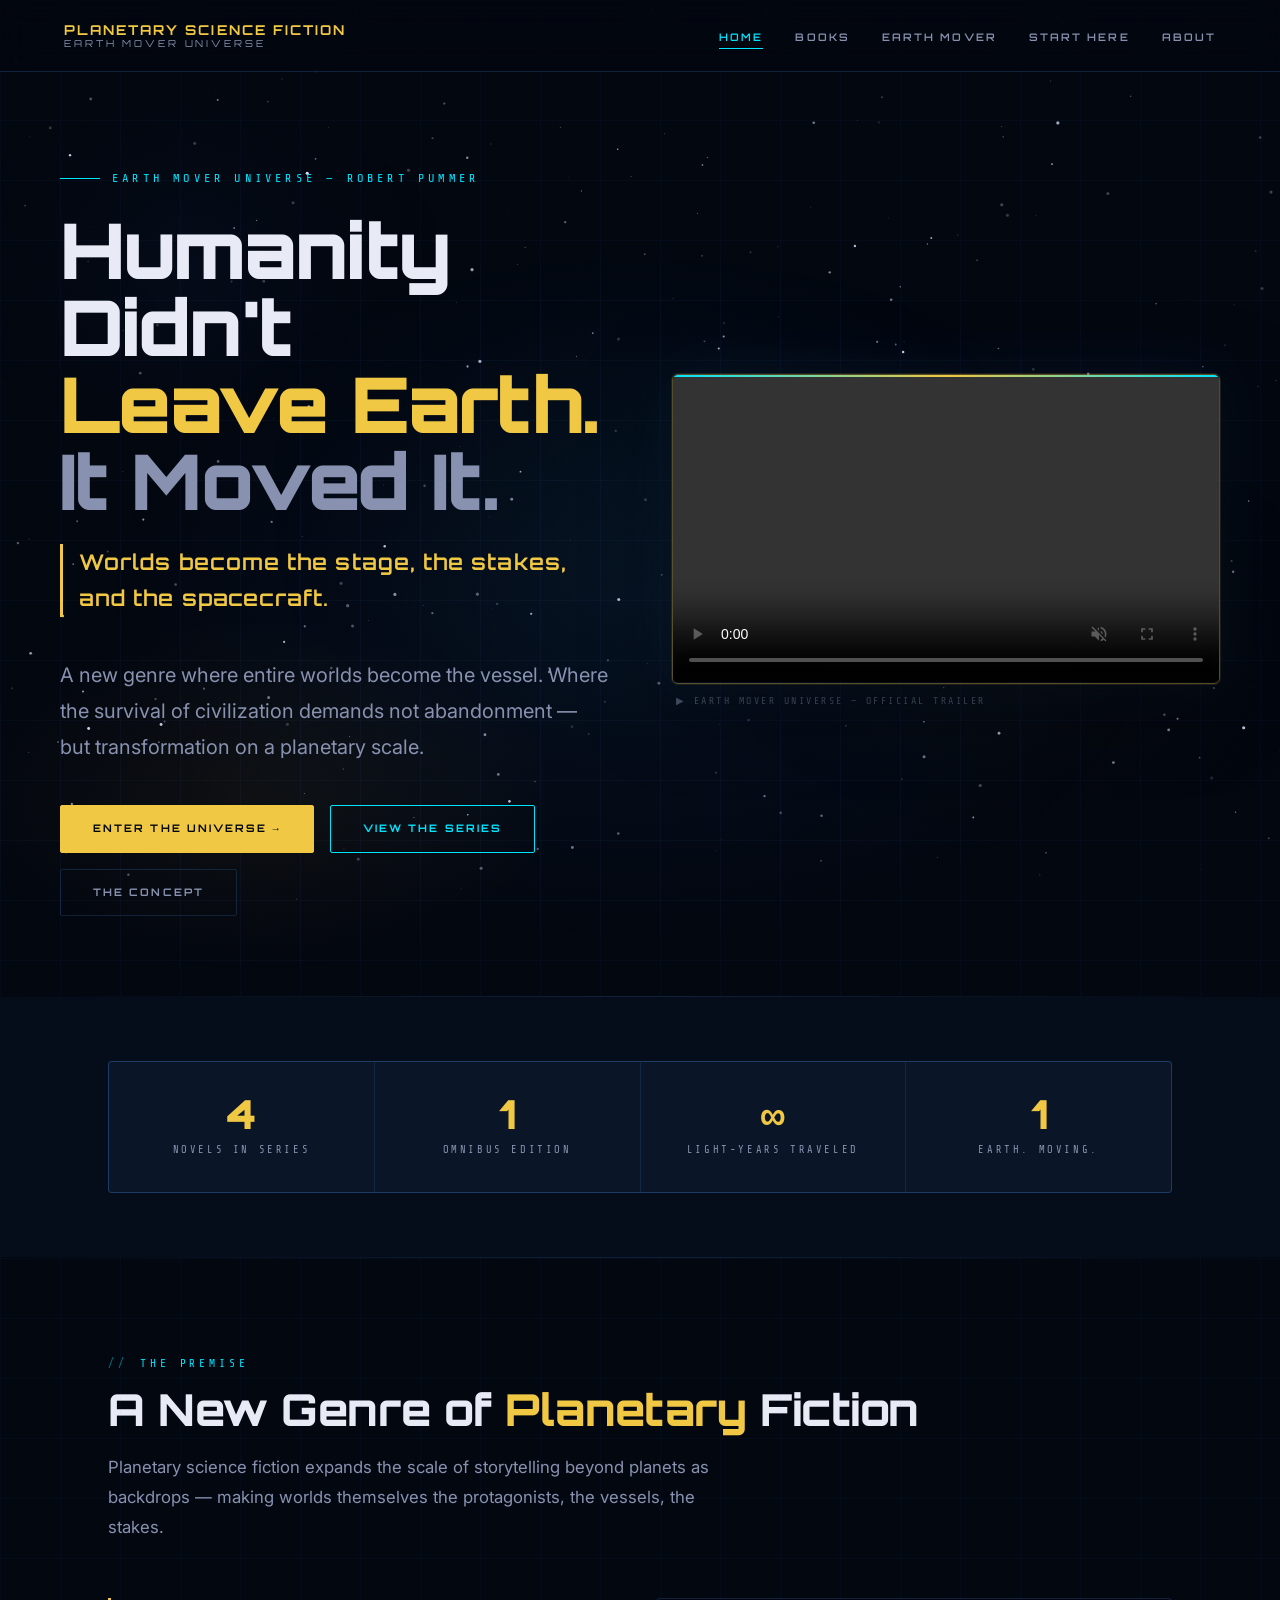
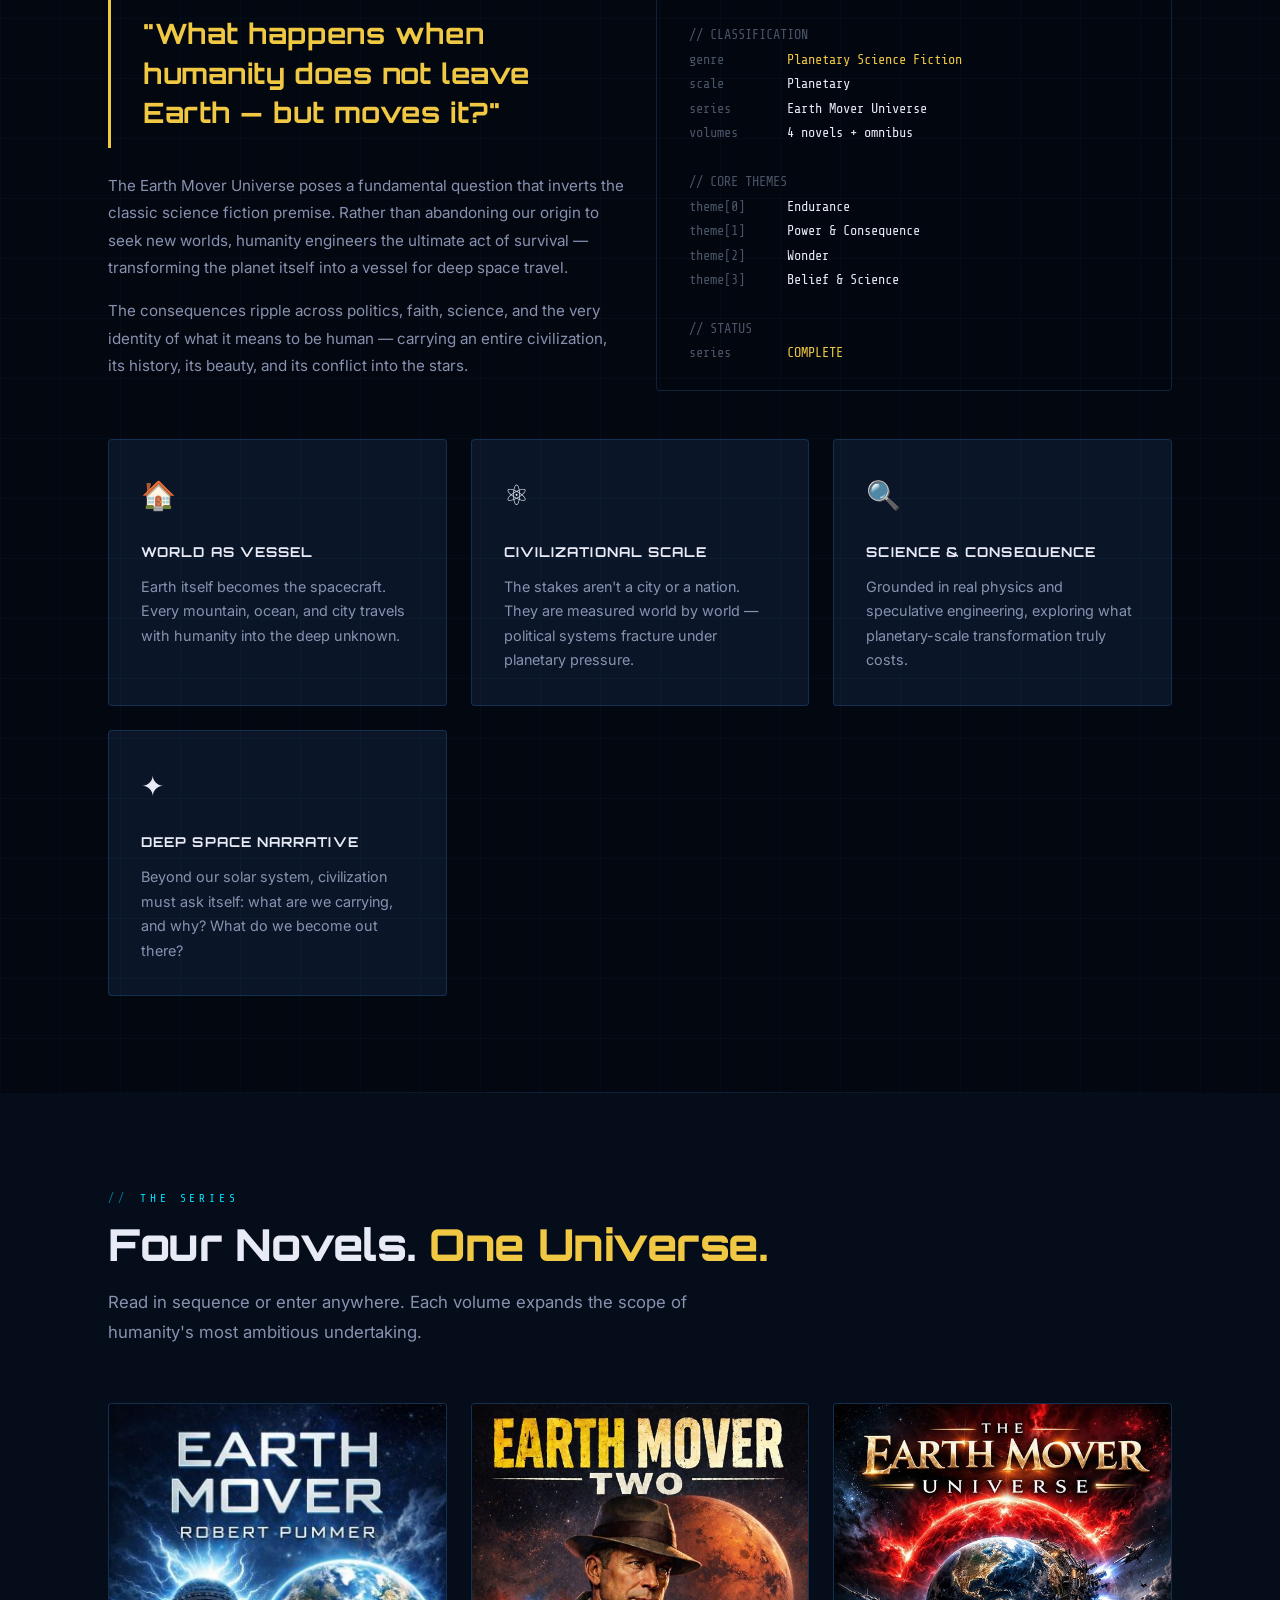
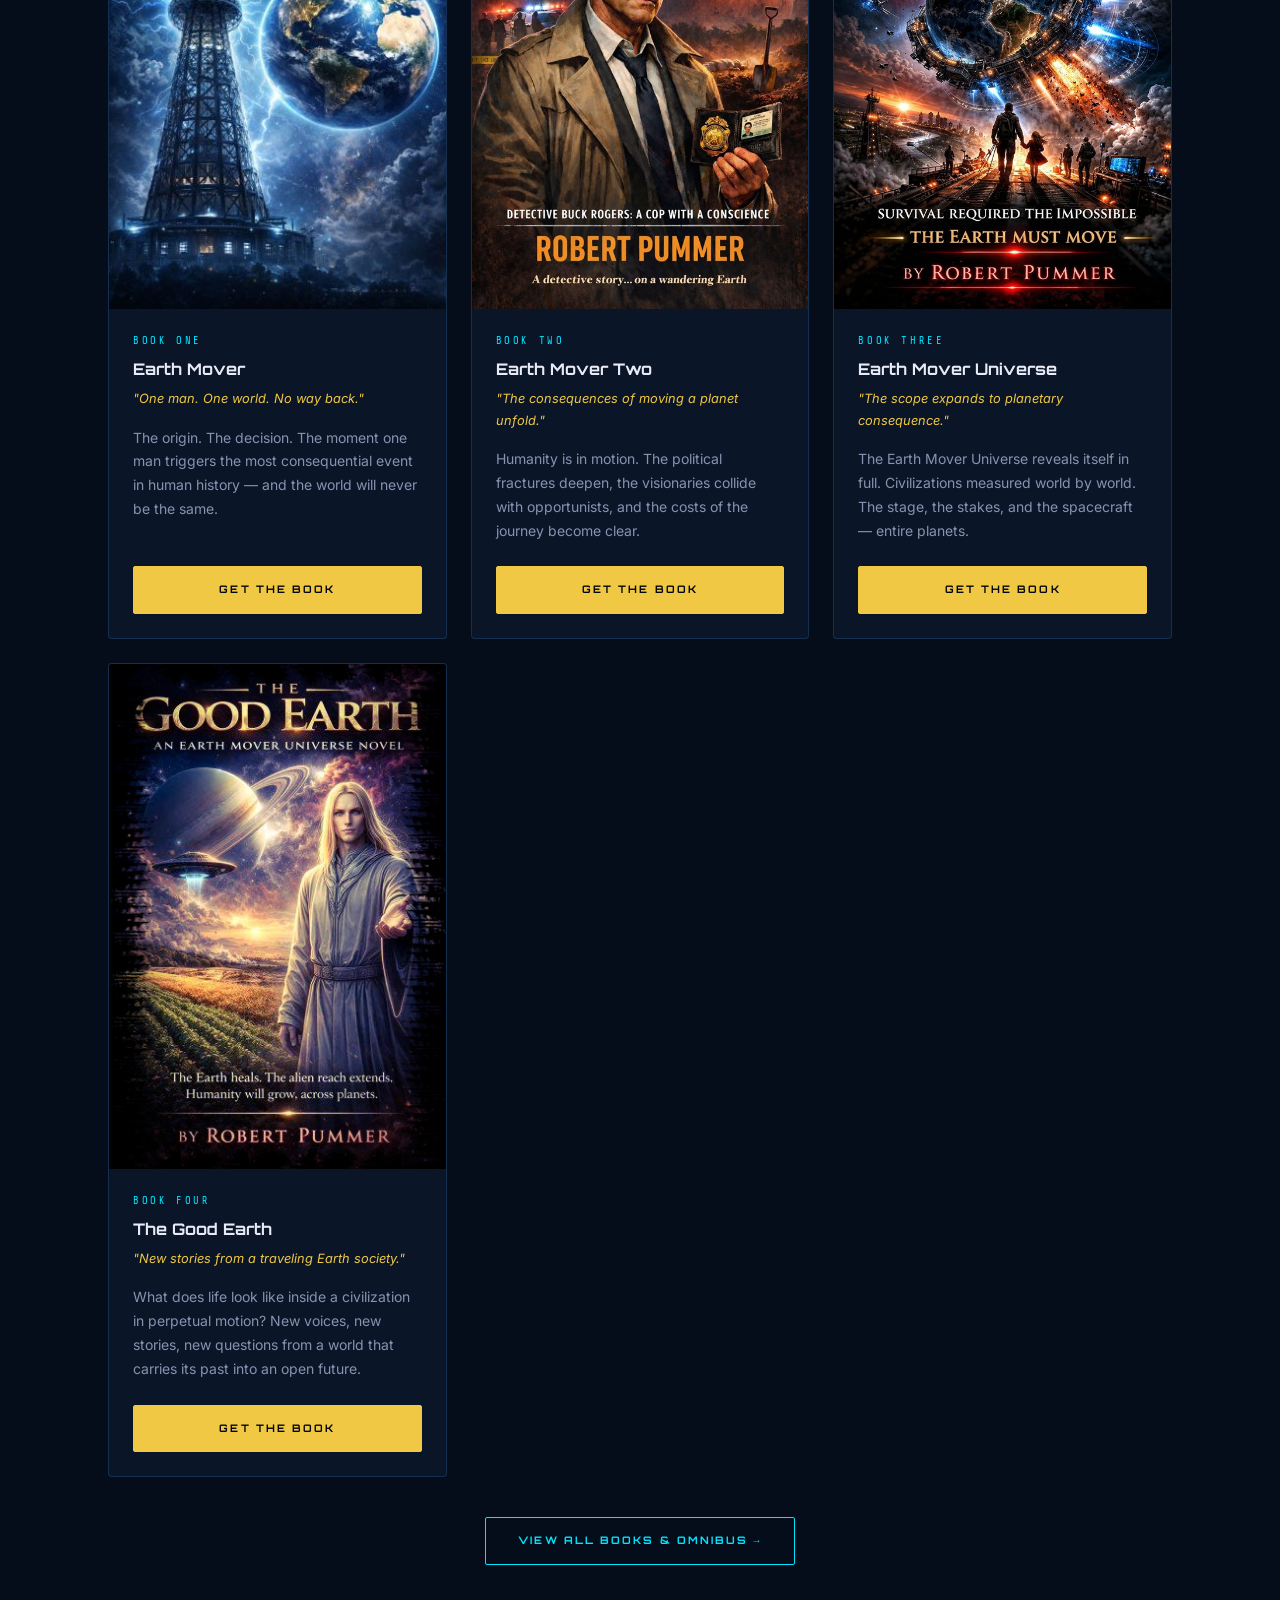
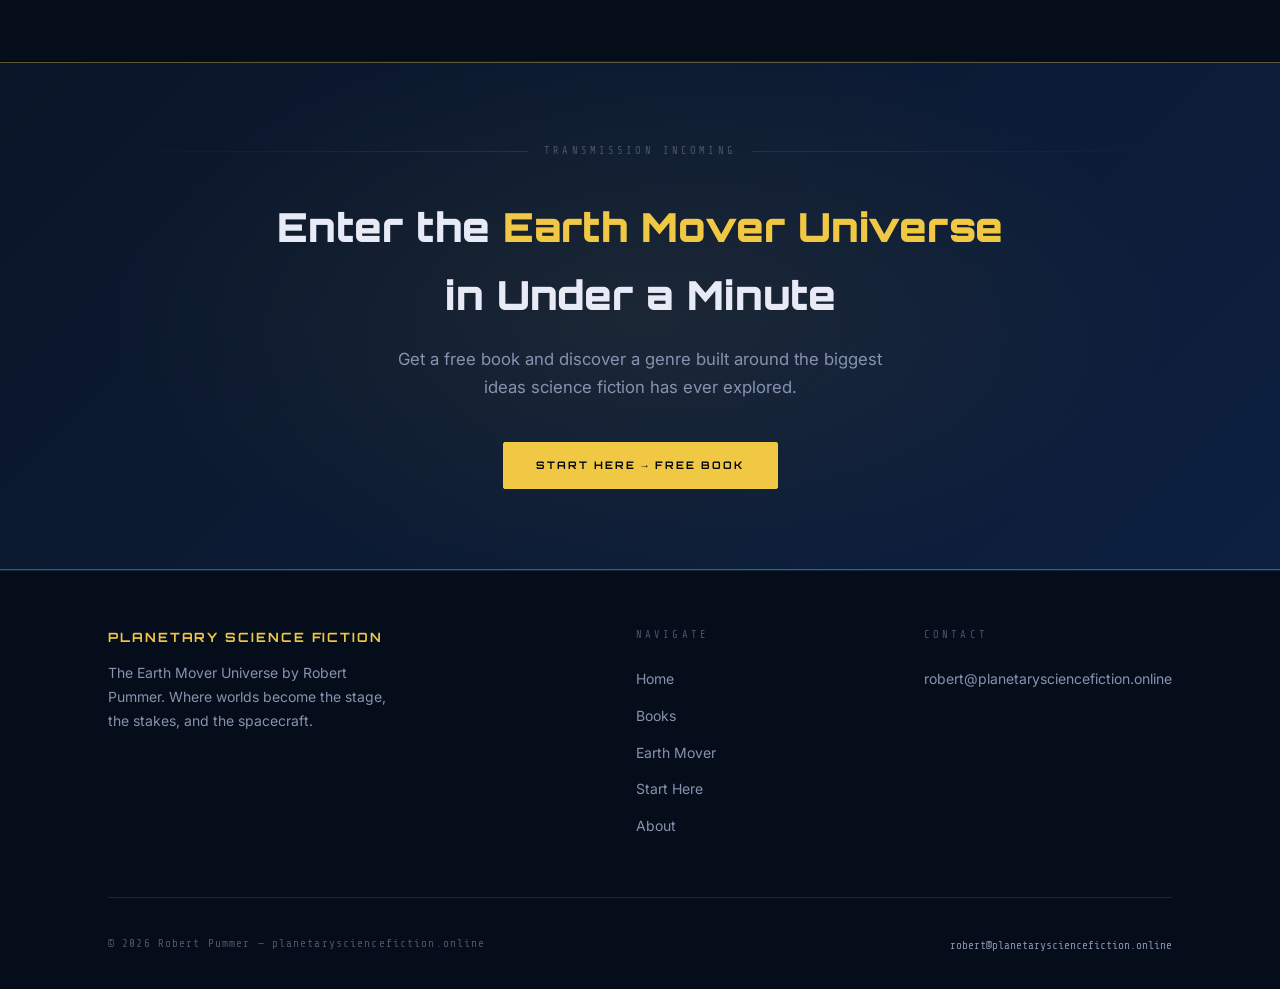
<file: index.html>
<!DOCTYPE html>
<html lang="en">
<head>
  <meta charset="UTF-8" />
  <meta name="viewport" content="width=device-width, initial-scale=1.0" />
  <title>Planetary Science Fiction | Earth Mover Universe by Robert Pummer</title>
  <meta name="description" content="A new genre where entire worlds become spacecraft. Humanity didn't leave Earth — it moved it. The Earth Mover Universe by Robert Pummer." />

  <!-- Open Graph / Facebook -->
  <meta property="og:type"        content="website" />
  <meta property="og:site_name"   content="Planetary Science Fiction" />
  <meta property="og:url"         content="https://planetarysciencefiction.online/" />
  <meta property="og:title"       content="Planetary Science Fiction | Earth Mover Universe" />
  <meta property="og:description" content="Humanity didn't leave Earth — it moved it. A new genre of planetary science fiction by Robert Pummer. Worlds become the stage, the stakes, and the spacecraft." />
  <meta property="og:image"       content="https://planetarysciencefiction.online/images/Earth%20Mover%20universe%20hardcore%20omnibus.jpg" />
  <meta property="og:image:width"  content="1200" />
  <meta property="og:image:height" content="630" />
  <meta property="og:image:alt"   content="Earth Mover Universe hardcover omnibus — Planetary Science Fiction by Robert Pummer" />

  <!-- Twitter Card -->
  <meta name="twitter:card"        content="summary_large_image" />
  <meta name="twitter:title"       content="Planetary Science Fiction | Earth Mover Universe" />
  <meta name="twitter:description" content="Humanity didn't leave Earth — it moved it. A new genre of planetary science fiction by Robert Pummer." />
  <meta name="twitter:image"       content="https://planetarysciencefiction.online/images/Earth%20Mover%20universe%20hardcore%20omnibus.jpg" />

  <link rel="stylesheet" href="style.css" />
</head>
<body>

<canvas id="starfield"></canvas>

<div class="page-wrap">

  <!-- ── Navigation ── -->
  <nav class="nav">
    <a href="index.html" class="nav-logo">
      Planetary Science Fiction
      <span>Earth Mover Universe</span>
    </a>
    <ul class="nav-links">
      <li><a href="index.html">Home</a></li>
      <li><a href="books.html">Books</a></li>
      <li><a href="earth-mover.html">Earth Mover</a></li>
      <li><a href="start-here.html">Start Here</a></li>
      <li><a href="about.html">About</a></li>
    </ul>
    <div class="nav-toggle" aria-label="Toggle navigation">
      <span></span><span></span><span></span>
    </div>
  </nav>

  <!-- ── Hero ── -->
  <section class="hero grid-overlay">
    <div class="container hero-inner">
      <div class="hero-two-col">

        <!-- Left: Text -->
        <div class="hero-left">
          <p class="hero-eyebrow">Earth Mover Universe &mdash; Robert Pummer</p>

          <h1 class="hero-title">
            Humanity Didn't<br>
            <span class="highlight">Leave Earth.</span>
            <span class="dim">It Moved It.</span>
          </h1>

          <p class="hero-tagline">Worlds become the stage, the stakes, and the spacecraft.</p>

          <p class="hero-sub">
            A new genre where entire worlds become the vessel. Where the survival
            of civilization demands not abandonment — but transformation on a
            planetary scale.
          </p>

          <div class="hero-cta">
            <a href="start-here.html" class="btn btn-primary">Enter the Universe &rarr;</a>
            <a href="books.html" class="btn btn-secondary">View the Series</a>
            <a href="earth-mover.html" class="btn btn-ghost">The Concept</a>
          </div>
        </div>

        <!-- Right: Video -->
        <div class="hero-right">
          <div class="hero-video-wrap">
            <video
              autoplay
              muted
              loop
              playsinline
              controls
            >
              <source src="https://planetarysciencefiction.online/Video/MV_Go.mp4?v=3" type="video/mp4" />
              Your browser does not support the video tag.
            </video>
          </div>
          <div class="hero-video-label">&#9654; Earth Mover Universe &mdash; Official Trailer</div>
        </div>

      </div>
    </div>
  </section>

  <div class="divider"></div>

  <!-- ── Stats ── -->
  <section class="section-pad-sm bg-deep">
    <div class="container">
      <div class="stats-row">
        <div class="stat-block">
          <div class="stat-num">4</div>
          <div class="stat-label">Novels in Series</div>
        </div>
        <div class="stat-block">
          <div class="stat-num">1</div>
          <div class="stat-label">Omnibus Edition</div>
        </div>
        <div class="stat-block">
          <div class="stat-num">&#8734;</div>
          <div class="stat-label">Light-Years Traveled</div>
        </div>
        <div class="stat-block">
          <div class="stat-num">1</div>
          <div class="stat-label">Earth. Moving.</div>
        </div>
      </div>
    </div>
  </section>

  <div class="divider"></div>

  <!-- ── The Concept ── -->
  <section class="section-pad grid-overlay">
    <div class="container">
      <div class="section-header">
        <p class="section-label">The Premise</p>
        <h2 class="section-title">A New Genre of <span>Planetary</span> Fiction</h2>
        <p class="section-lead">
          Planetary science fiction expands the scale of storytelling beyond planets as
          backdrops — making worlds themselves the protagonists, the vessels, the stakes.
        </p>
      </div>

      <div class="split-two" style="margin-bottom:3rem;">
        <div>
          <div class="pull-quote">
            "What happens when humanity does not leave Earth — but moves it?"
          </div>
          <p style="color:var(--text-muted); line-height:1.8; margin-top:1.5rem; font-size:0.95rem;">
            The Earth Mover Universe poses a fundamental question that inverts
            the classic science fiction premise. Rather than abandoning our origin
            to seek new worlds, humanity engineers the ultimate act of survival —
            transforming the planet itself into a vessel for deep space travel.
          </p>
          <p style="color:var(--text-muted); line-height:1.8; margin-top:1rem; font-size:0.95rem;">
            The consequences ripple across politics, faith, science, and the very
            identity of what it means to be human — carrying an entire civilization,
            its history, its beauty, and its conflict into the stars.
          </p>
        </div>
        <div class="terminal">
          <div><span class="prompt">// CLASSIFICATION</span></div>
          <div><span class="prompt">genre &nbsp;&nbsp;&nbsp;&nbsp;&nbsp;&nbsp;&nbsp;</span> <span class="gold">Planetary Science Fiction</span></div>
          <div><span class="prompt">scale &nbsp;&nbsp;&nbsp;&nbsp;&nbsp;&nbsp;&nbsp;</span> <span class="value">Planetary</span></div>
          <div><span class="prompt">series &nbsp;&nbsp;&nbsp;&nbsp;&nbsp;&nbsp;</span> <span class="value">Earth Mover Universe</span></div>
          <div><span class="prompt">volumes &nbsp;&nbsp;&nbsp;&nbsp;&nbsp;</span> <span class="value">4 novels + omnibus</span></div>
          <div>&nbsp;</div>
          <div><span class="prompt">// CORE THEMES</span></div>
          <div><span class="prompt">theme[0] &nbsp;&nbsp;&nbsp;&nbsp;</span> <span class="value">Endurance</span></div>
          <div><span class="prompt">theme[1] &nbsp;&nbsp;&nbsp;&nbsp;</span> <span class="value">Power &amp; Consequence</span></div>
          <div><span class="prompt">theme[2] &nbsp;&nbsp;&nbsp;&nbsp;</span> <span class="value">Wonder</span></div>
          <div><span class="prompt">theme[3] &nbsp;&nbsp;&nbsp;&nbsp;</span> <span class="value">Belief &amp; Science</span></div>
          <div>&nbsp;</div>
          <div><span class="prompt">// STATUS</span></div>
          <div><span class="prompt">series &nbsp;&nbsp;&nbsp;&nbsp;&nbsp;&nbsp;</span> <span class="gold">COMPLETE</span></div>
        </div>
      </div>

      <div class="feature-grid">
        <div class="feature-card">
          <span class="feature-icon">&#127968;</span>
          <div class="feature-title">World as Vessel</div>
          <p class="feature-text">Earth itself becomes the spacecraft. Every mountain, ocean, and city travels with humanity into the deep unknown.</p>
        </div>
        <div class="feature-card">
          <span class="feature-icon">&#9883;</span>
          <div class="feature-title">Civilizational Scale</div>
          <p class="feature-text">The stakes aren't a city or a nation. They are measured world by world — political systems fracture under planetary pressure.</p>
        </div>
        <div class="feature-card">
          <span class="feature-icon">&#128269;</span>
          <div class="feature-title">Science &amp; Consequence</div>
          <p class="feature-text">Grounded in real physics and speculative engineering, exploring what planetary-scale transformation truly costs.</p>
        </div>
        <div class="feature-card">
          <span class="feature-icon">&#10022;</span>
          <div class="feature-title">Deep Space Narrative</div>
          <p class="feature-text">Beyond our solar system, civilization must ask itself: what are we carrying, and why? What do we become out there?</p>
        </div>
      </div>
    </div>
  </section>

  <div class="divider"></div>

  <!-- ── Series Preview ── -->
  <section class="section-pad bg-deep">
    <div class="container">
      <div class="section-header">
        <p class="section-label">The Series</p>
        <h2 class="section-title">Four Novels. <span>One Universe.</span></h2>
        <p class="section-lead">Read in sequence or enter anywhere. Each volume expands the scope of humanity's most ambitious undertaking.</p>
      </div>

      <div class="books-grid">

        <div class="book-card">
          <img class="book-cover" src="images/One%20man%20one%20world%20no%20way%20back.jpg" alt="Earth Mover — Book One cover" loading="lazy" />
          <div class="book-body">
            <div class="book-series-tag">Book One</div>
            <div class="book-title">Earth Mover</div>
            <div class="book-tagline">"One man. One world. No way back."</div>
            <p class="book-desc">The origin. The decision. The moment one man triggers the most consequential event in human history — and the world will never be the same.</p>
            <div class="book-footer">
              <a href="https://payhip.com/b/yGq3l" target="_blank" rel="noopener" class="btn btn-primary" style="width:100%; justify-content:center;">Get the Book</a>
            </div>
          </div>
        </div>

        <div class="book-card">
          <img class="book-cover" src="images/Earth%20Mover%20two%20%2C%20the%20journey.jpg" alt="Earth Mover Two — Book Two cover" loading="lazy" />
          <div class="book-body">
            <div class="book-series-tag">Book Two</div>
            <div class="book-title">Earth Mover Two</div>
            <div class="book-tagline">"The consequences of moving a planet unfold."</div>
            <p class="book-desc">Humanity is in motion. The political fractures deepen, the visionaries collide with opportunists, and the costs of the journey become clear.</p>
            <div class="book-footer">
              <a href="https://payhip.com/b/RcF9J" target="_blank" rel="noopener" class="btn btn-primary" style="width:100%; justify-content:center;">Get the Book</a>
            </div>
          </div>
        </div>

        <div class="book-card">
          <img class="book-cover" src="images/Earth%20Mover%20universe.jpg" alt="Earth Mover Universe — Book Three cover" loading="lazy" />
          <div class="book-body">
            <div class="book-series-tag">Book Three</div>
            <div class="book-title">Earth Mover Universe</div>
            <div class="book-tagline">"The scope expands to planetary consequence."</div>
            <p class="book-desc">The Earth Mover Universe reveals itself in full. Civilizations measured world by world. The stage, the stakes, and the spacecraft — entire planets.</p>
            <div class="book-footer">
              <a href="https://payhip.com/b/ObDFE" target="_blank" rel="noopener" class="btn btn-primary" style="width:100%; justify-content:center;">Get the Book</a>
            </div>
          </div>
        </div>

        <div class="book-card">
          <img class="book-cover" src="images/Good%20earth.jpg" alt="The Good Earth — Book Four cover" loading="lazy" />
          <div class="book-body">
            <div class="book-series-tag">Book Four</div>
            <div class="book-title">The Good Earth</div>
            <div class="book-tagline">"New stories from a traveling Earth society."</div>
            <p class="book-desc">What does life look like inside a civilization in perpetual motion? New voices, new stories, new questions from a world that carries its past into an open future.</p>
            <div class="book-footer">
              <a href="https://payhip.com/b/MDLlk" target="_blank" rel="noopener" class="btn btn-primary" style="width:100%; justify-content:center;">Get the Book</a>
            </div>
          </div>
        </div>

      </div>

      <div style="margin-top:2.5rem; text-align:center;">
        <a href="books.html" class="btn btn-secondary">View All Books &amp; Omnibus &rarr;</a>
      </div>
    </div>
  </section>

  <div class="divider"></div>

  <!-- ── CTA Band ── -->
  <section class="cta-band">
    <div class="container cta-band-inner">
      <div class="scan-line" style="margin-bottom:2rem;">
        <span class="scan-line-text">Transmission Incoming</span>
      </div>
      <h2>Enter the <span>Earth Mover Universe</span><br>in Under a Minute</h2>
      <p>Get a free book and discover a genre built around the biggest ideas science fiction has ever explored.</p>
      <div class="hero-cta" style="justify-content:center;">
        <a href="start-here.html" class="btn btn-primary">Start Here &rarr; Free Book</a>
      </div>
    </div>
  </section>

  <!-- ── Footer ── -->
  <footer class="footer">
    <div class="container">
      <div class="footer-grid">
        <div>
          <div class="footer-brand">Planetary Science Fiction</div>
          <p class="footer-tagline">The Earth Mover Universe by Robert Pummer. Where worlds become the stage, the stakes, and the spacecraft.</p>
        </div>
        <div>
          <div class="footer-heading">Navigate</div>
          <ul class="footer-links">
            <li><a href="index.html">Home</a></li>
            <li><a href="books.html">Books</a></li>
            <li><a href="earth-mover.html">Earth Mover</a></li>
            <li><a href="start-here.html">Start Here</a></li>
            <li><a href="about.html">About</a></li>
          </ul>
        </div>
        <div>
          <div class="footer-heading">Contact</div>
          <ul class="footer-links">
            <li><a href="mailto:robert@planetarysciencefiction.online">robert@planetarysciencefiction.online</a></li>
          </ul>
        </div>
      </div>
      <div class="footer-bottom">
        <div class="footer-copy">&copy; 2026 Robert Pummer &mdash; planetarysciencefiction.online</div>
        <div class="footer-contact"><a href="mailto:robert@planetarysciencefiction.online">robert@planetarysciencefiction.online</a></div>
      </div>
    </div>
  </footer>

</div><!-- .page-wrap -->

<script src="main.js"></script>
</body>
</html>
</file>
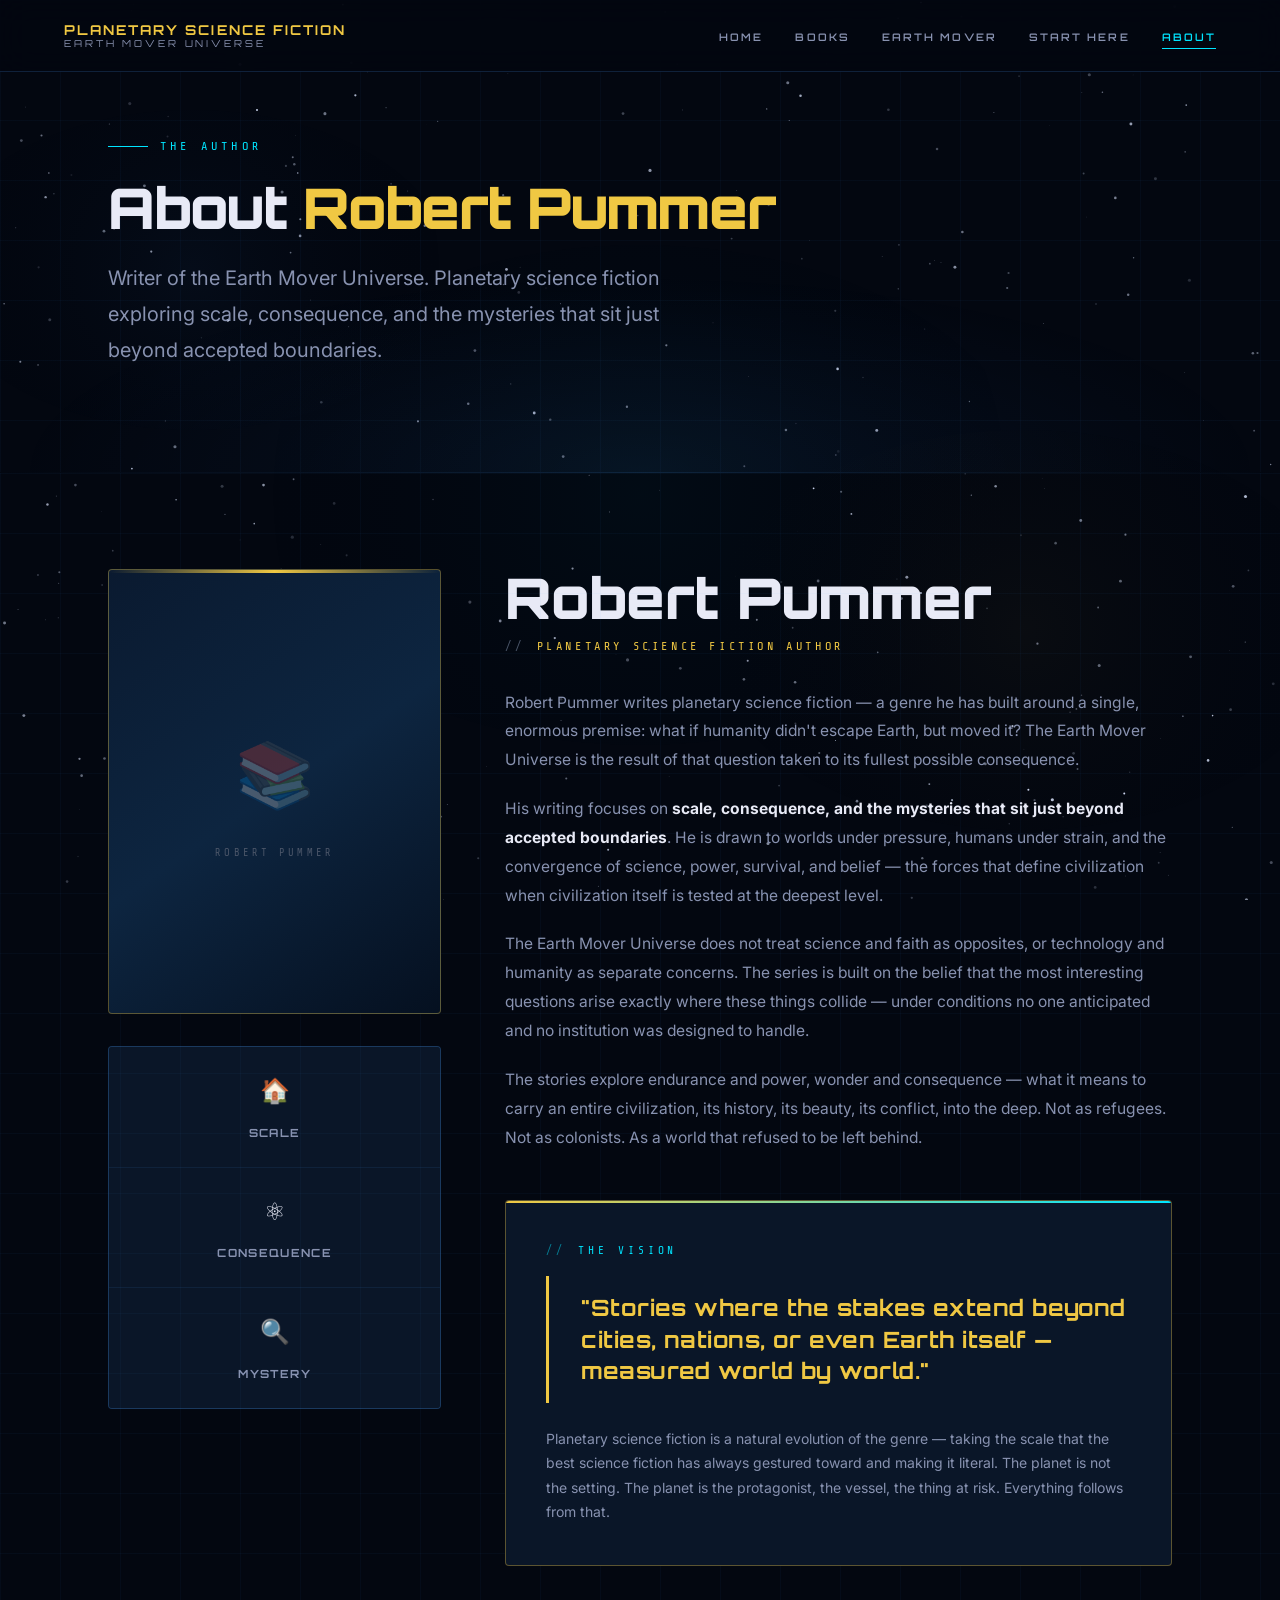
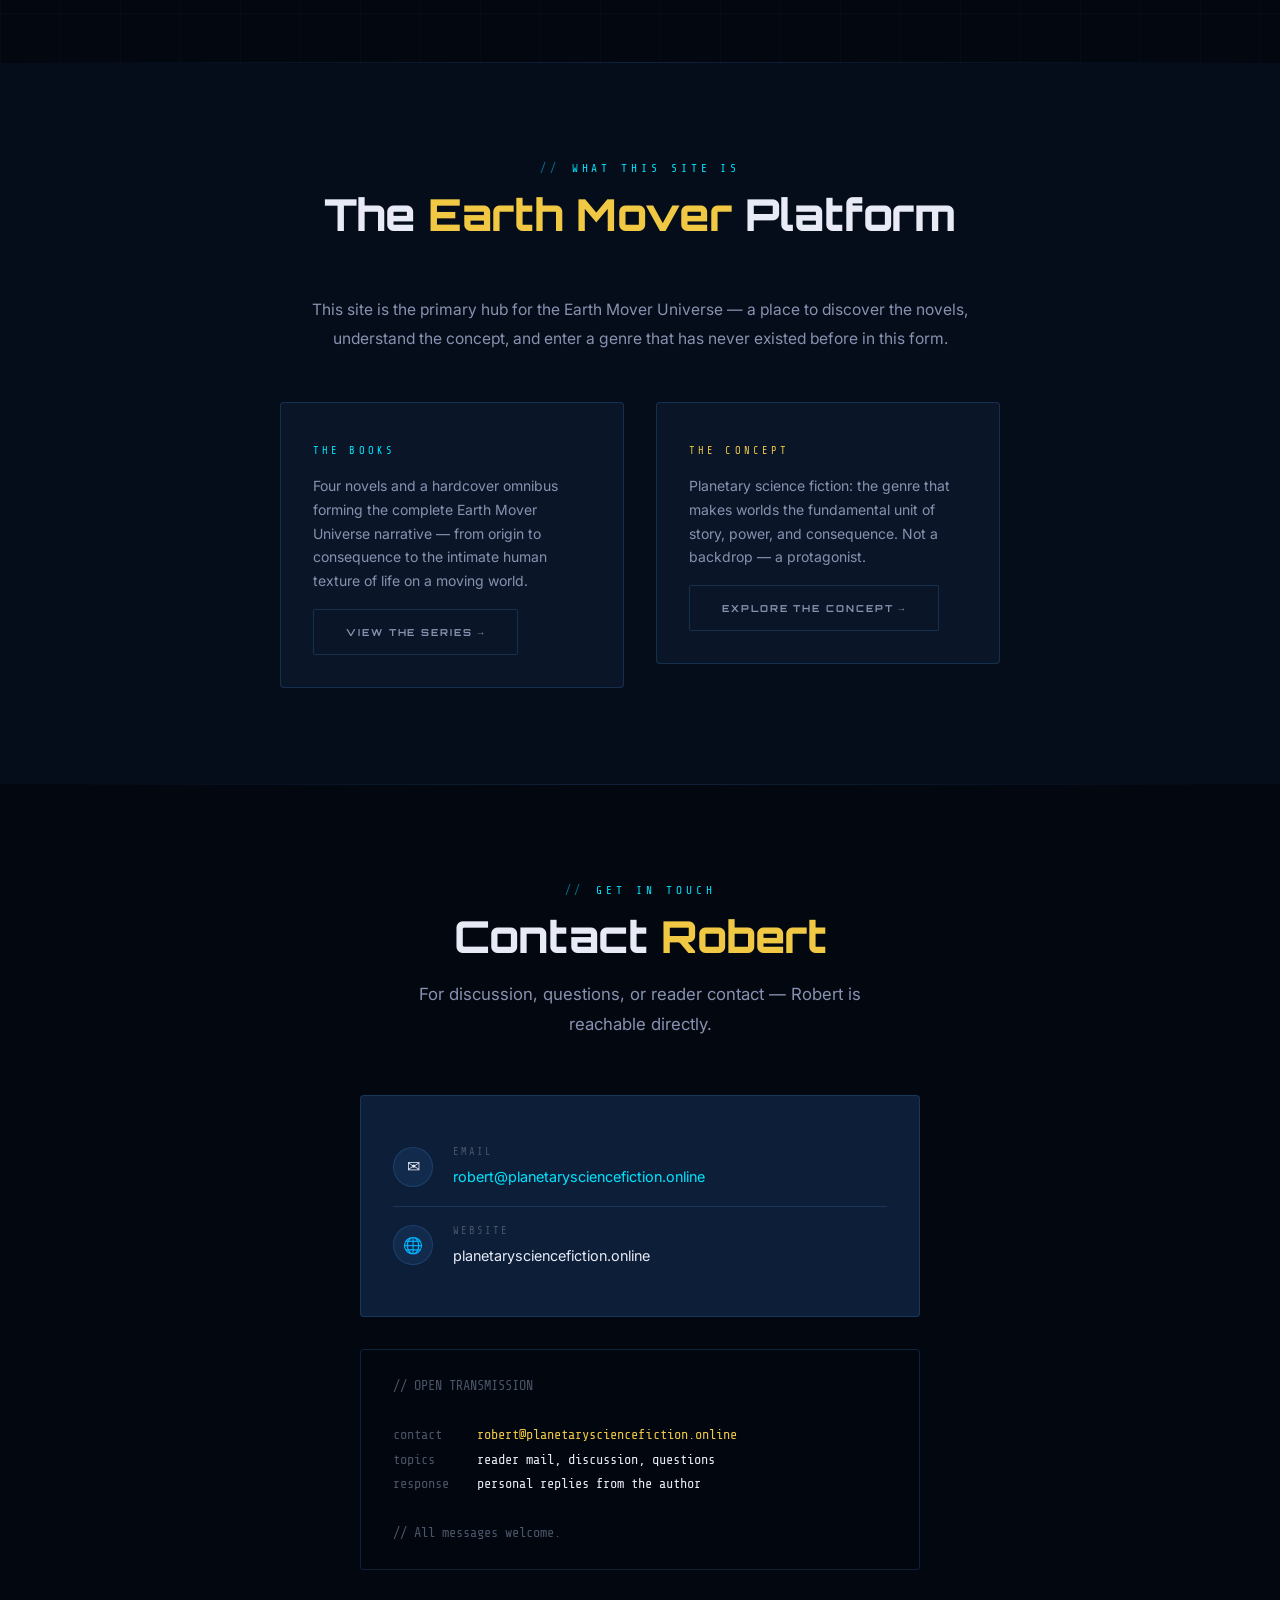
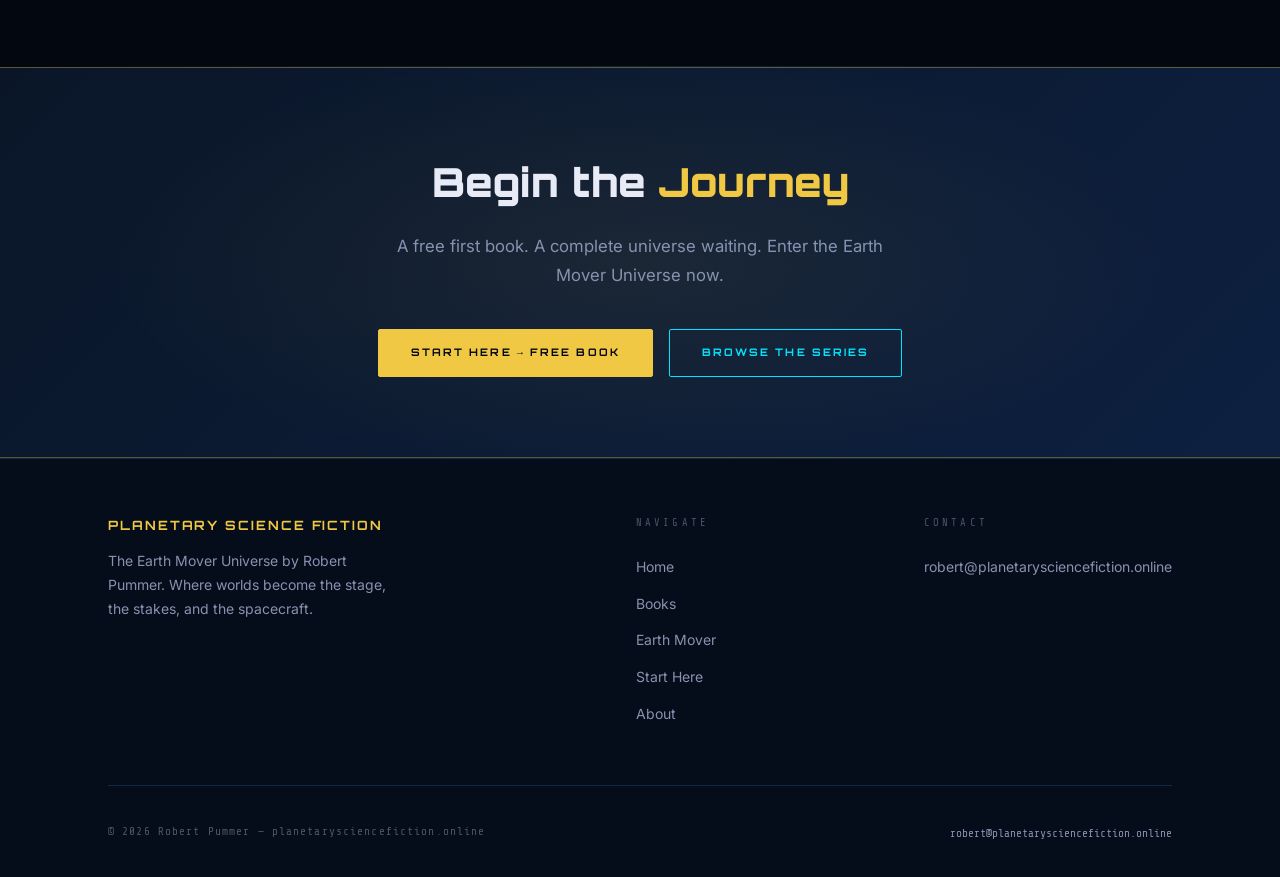
<file: about.html>
<!DOCTYPE html>
<html lang="en">
<head>
  <meta charset="UTF-8" />
  <meta name="viewport" content="width=device-width, initial-scale=1.0" />
  <title>About Robert Pummer | Planetary Science Fiction</title>
  <meta name="description" content="Robert Pummer — author of the Earth Mover Universe. Planetary science fiction exploring scale, consequence, and the mysteries beyond accepted boundaries." />

  <!-- Open Graph / Facebook -->
  <meta property="og:type"        content="website" />
  <meta property="og:site_name"   content="Planetary Science Fiction" />
  <meta property="og:url"         content="https://planetarysciencefiction.online/about.html" />
  <meta property="og:title"       content="About Robert Pummer | Planetary Science Fiction" />
  <meta property="og:description" content="Robert Pummer writes planetary science fiction — exploring scale, consequence, and the mysteries beyond accepted boundaries. Creator of the Earth Mover Universe." />
  <meta property="og:image"       content="https://planetarysciencefiction.online/images/Earth%20Mover%20universe%20hardcore%20omnibus.jpg" />
  <meta property="og:image:alt"   content="Earth Mover Universe by Robert Pummer — Planetary Science Fiction" />

  <!-- Twitter Card -->
  <meta name="twitter:card"        content="summary_large_image" />
  <meta name="twitter:title"       content="About Robert Pummer | Planetary Science Fiction" />
  <meta name="twitter:description" content="Robert Pummer writes planetary science fiction — exploring scale, consequence, and the mysteries beyond accepted boundaries." />
  <meta name="twitter:image"       content="https://planetarysciencefiction.online/images/Earth%20Mover%20universe%20hardcore%20omnibus.jpg" />

  <link rel="stylesheet" href="style.css" />
  <style>
    .author-grid {
      display: grid;
      grid-template-columns: 1fr 2fr;
      gap: 4rem;
      align-items: start;
    }
    @media (max-width: 768px) {
      .author-grid { grid-template-columns: 1fr; gap: 2.5rem; }
    }

    .author-portrait {
      aspect-ratio: 3/4;
      background: linear-gradient(145deg, #0a1a30 0%, #0d2540 50%, #051020 100%);
      border: 1px solid var(--border-gold);
      border-radius: 4px;
      display: flex;
      align-items: center;
      justify-content: center;
      flex-direction: column;
      gap: 1rem;
      position: relative;
      overflow: hidden;
    }
    .author-portrait::before {
      content: '';
      position: absolute;
      top: 0; left: 0; right: 0;
      height: 3px;
      background: linear-gradient(90deg, transparent, var(--gold), transparent);
    }
    .author-portrait-icon {
      font-size: 4rem;
      opacity: 0.25;
    }
    .author-portrait-label {
      font-family: var(--font-mono);
      font-size: 0.65rem;
      letter-spacing: 0.3em;
      color: var(--text-dim);
      text-transform: uppercase;
    }

    .author-name {
      font-family: var(--font-display);
      font-size: clamp(2rem, 5vw, 3.5rem);
      font-weight: 900;
      color: var(--text);
      line-height: 1.05;
      margin-bottom: 0.5rem;
    }
    .author-title {
      font-family: var(--font-mono);
      font-size: 0.75rem;
      letter-spacing: 0.3em;
      color: var(--gold);
      text-transform: uppercase;
      margin-bottom: 2rem;
      display: flex;
      align-items: center;
      gap: 0.75rem;
    }
    .author-title::before { content: '//'; color: var(--text-dim); }

    .bio-para {
      font-size: 0.975rem;
      color: var(--text-muted);
      line-height: 1.85;
      margin-bottom: 1.25rem;
    }

    .mission-card {
      background: var(--bg-card);
      border: 1px solid var(--border-gold);
      border-radius: 4px;
      padding: 2.5rem;
      position: relative;
      overflow: hidden;
      margin-top: 3rem;
    }
    .mission-card::before {
      content: '';
      position: absolute;
      top: 0; left: 0; right: 0;
      height: 2px;
      background: linear-gradient(90deg, var(--gold), var(--cyan));
    }

    .contact-block {
      background: var(--bg-card-alt);
      border: 1px solid var(--border);
      border-radius: 4px;
      padding: 2rem;
      margin-top: 2rem;
    }
    .contact-method {
      display: flex;
      align-items: center;
      gap: 1.25rem;
      padding: 1rem 0;
      border-bottom: 1px solid var(--border);
    }
    .contact-method:last-child { border-bottom: none; }
    .contact-icon {
      width: 40px;
      height: 40px;
      border-radius: 50%;
      background: rgba(74,158,255,0.1);
      border: 1px solid var(--border);
      display: flex;
      align-items: center;
      justify-content: center;
      font-size: 1rem;
      flex-shrink: 0;
    }
    .contact-label {
      font-family: var(--font-mono);
      font-size: 0.65rem;
      letter-spacing: 0.2em;
      color: var(--text-dim);
      text-transform: uppercase;
      margin-bottom: 0.2rem;
    }
    .contact-value { font-size: 0.9rem; color: var(--text); }
    .contact-value a { color: var(--cyan); }
    .contact-value a:hover { color: var(--gold); }

    .writing-focus {
      display: grid;
      grid-template-columns: repeat(auto-fit, minmax(200px, 1fr));
      gap: 1px;
      background: var(--border);
      border: 1px solid var(--border);
      border-radius: 4px;
      overflow: hidden;
      margin-top: 2rem;
    }
    .wf-item {
      background: var(--bg-card);
      padding: 1.5rem;
      text-align: center;
    }
    .wf-icon { font-size: 1.5rem; margin-bottom: 0.75rem; display: block; }
    .wf-label {
      font-family: var(--font-display);
      font-size: 0.7rem;
      font-weight: 700;
      letter-spacing: 0.12em;
      text-transform: uppercase;
      color: var(--text-muted);
    }
  </style>
</head>
<body>

<canvas id="starfield"></canvas>

<div class="page-wrap">

  <!-- ── Navigation ── -->
  <nav class="nav">
    <a href="index.html" class="nav-logo">
      Planetary Science Fiction
      <span>Earth Mover Universe</span>
    </a>
    <ul class="nav-links">
      <li><a href="index.html">Home</a></li>
      <li><a href="books.html">Books</a></li>
      <li><a href="earth-mover.html">Earth Mover</a></li>
      <li><a href="start-here.html">Start Here</a></li>
      <li><a href="about.html">About</a></li>
    </ul>
    <div class="nav-toggle" aria-label="Toggle navigation">
      <span></span><span></span><span></span>
    </div>
  </nav>

  <!-- ── Page Header ── -->
  <header class="page-header grid-overlay">
    <div class="container page-header-inner">
      <p class="hero-eyebrow">The Author</p>
      <h1 class="hero-title" style="font-size:clamp(2rem,5vw,3.5rem);">
        About <span style="color:var(--gold);">Robert Pummer</span>
      </h1>
      <p class="hero-sub">
        Writer of the Earth Mover Universe. Planetary science fiction exploring scale,
        consequence, and the mysteries that sit just beyond accepted boundaries.
      </p>
    </div>
  </header>

  <div class="divider"></div>

  <!-- ── Author Section ── -->
  <section class="section-pad grid-overlay">
    <div class="container">
      <div class="author-grid">

        <!-- Portrait -->
        <div>
          <div class="author-portrait">
            <div class="author-portrait-icon">&#128218;</div>
            <div class="author-portrait-label">Robert Pummer</div>
          </div>

          <div class="writing-focus">
            <div class="wf-item">
              <span class="wf-icon">&#127968;</span>
              <div class="wf-label">Scale</div>
            </div>
            <div class="wf-item">
              <span class="wf-icon">&#9883;</span>
              <div class="wf-label">Consequence</div>
            </div>
            <div class="wf-item">
              <span class="wf-icon">&#128269;</span>
              <div class="wf-label">Mystery</div>
            </div>
          </div>
        </div>

        <!-- Bio -->
        <div>
          <div class="author-name">Robert Pummer</div>
          <div class="author-title">Planetary Science Fiction Author</div>

          <p class="bio-para">
            Robert Pummer writes planetary science fiction — a genre he has built
            around a single, enormous premise: what if humanity didn't escape Earth,
            but moved it? The Earth Mover Universe is the result of that question taken
            to its fullest possible consequence.
          </p>

          <p class="bio-para">
            His writing focuses on <strong style="color:var(--text);">scale, consequence, and the mysteries that sit
            just beyond accepted boundaries</strong>. He is drawn to worlds under pressure,
            humans under strain, and the convergence of science, power, survival,
            and belief — the forces that define civilization when civilization itself
            is tested at the deepest level.
          </p>

          <p class="bio-para">
            The Earth Mover Universe does not treat science and faith as opposites,
            or technology and humanity as separate concerns. The series is built on the
            belief that the most interesting questions arise exactly where these things
            collide — under conditions no one anticipated and no institution was
            designed to handle.
          </p>

          <p class="bio-para">
            The stories explore endurance and power, wonder and consequence — what
            it means to carry an entire civilization, its history, its beauty, its
            conflict, into the deep. Not as refugees. Not as colonists. As a world
            that refused to be left behind.
          </p>

          <div class="mission-card">
            <p class="section-label" style="margin-bottom:1rem;">The Vision</p>
            <div class="pull-quote" style="font-size:clamp(1rem,2.5vw,1.4rem);">
              "Stories where the stakes extend beyond cities, nations, or even Earth itself —
              measured world by world."
            </div>
            <p style="font-size:0.875rem; color:var(--text-muted); margin-top:1.5rem; line-height:1.75;">
              Planetary science fiction is a natural evolution of the genre — taking
              the scale that the best science fiction has always gestured toward and
              making it literal. The planet is not the setting. The planet is the
              protagonist, the vessel, the thing at risk. Everything follows from that.
            </p>
          </div>

        </div>

      </div>
    </div>
  </section>

  <div class="divider"></div>

  <!-- ── Site Mission ── -->
  <section class="section-pad bg-deep">
    <div class="container">
      <div style="max-width:720px; margin:0 auto;">
        <div class="section-header text-center">
          <p class="section-label" style="justify-content:center;">What This Site Is</p>
          <h2 class="section-title">The <span>Earth Mover</span> Platform</h2>
        </div>

        <p style="color:var(--text-muted); font-size:0.975rem; line-height:1.85; margin-bottom:1.25rem; text-align:center;">
          This site is the primary hub for the Earth Mover Universe — a place to
          discover the novels, understand the concept, and enter a genre that has
          never existed before in this form.
        </p>

        <div class="split-two" style="margin-top:3rem;">

          <div class="card">
            <div style="margin-bottom:0.75rem;">
              <span style="font-family:var(--font-mono); font-size:0.65rem; letter-spacing:0.3em; color:var(--cyan); text-transform:uppercase;">The Books</span>
            </div>
            <p style="font-size:0.875rem; color:var(--text-muted); line-height:1.7;">
              Four novels and a hardcover omnibus forming the complete Earth Mover
              Universe narrative — from origin to consequence to the intimate human
              texture of life on a moving world.
            </p>
            <div style="margin-top:1rem;">
              <a href="books.html" class="btn btn-ghost" style="font-size:0.6rem;">View the Series &rarr;</a>
            </div>
          </div>

          <div class="card card-gold">
            <div style="margin-bottom:0.75rem;">
              <span style="font-family:var(--font-mono); font-size:0.65rem; letter-spacing:0.3em; color:var(--gold); text-transform:uppercase;">The Concept</span>
            </div>
            <p style="font-size:0.875rem; color:var(--text-muted); line-height:1.7;">
              Planetary science fiction: the genre that makes worlds the fundamental
              unit of story, power, and consequence. Not a backdrop — a protagonist.
            </p>
            <div style="margin-top:1rem;">
              <a href="earth-mover.html" class="btn btn-ghost" style="font-size:0.6rem;">Explore the Concept &rarr;</a>
            </div>
          </div>

        </div>

      </div>
    </div>
  </section>

  <div class="divider"></div>

  <!-- ── Contact ── -->
  <section class="section-pad">
    <div class="container">
      <div style="max-width:560px; margin:0 auto;">
        <div class="section-header text-center">
          <p class="section-label" style="justify-content:center;">Get in Touch</p>
          <h2 class="section-title">Contact <span>Robert</span></h2>
          <p class="section-lead" style="max-width:480px; margin:1rem auto 0;">
            For discussion, questions, or reader contact — Robert is reachable directly.
          </p>
        </div>

        <div class="contact-block">
          <div class="contact-method">
            <div class="contact-icon">&#9993;</div>
            <div>
              <div class="contact-label">Email</div>
              <div class="contact-value">
                <a href="mailto:robert@planetarysciencefiction.online">robert@planetarysciencefiction.online</a>
              </div>
            </div>
          </div>
          <div class="contact-method">
            <div class="contact-icon">&#127760;</div>
            <div>
              <div class="contact-label">Website</div>
              <div class="contact-value">planetarysciencefiction.online</div>
            </div>
          </div>
        </div>

        <div class="terminal" style="margin-top:2rem;">
          <div><span class="prompt">// OPEN TRANSMISSION</span></div>
          <div>&nbsp;</div>
          <div><span class="prompt">contact &nbsp;&nbsp;&nbsp;</span> <span class="gold">robert@planetarysciencefiction.online</span></div>
          <div><span class="prompt">topics &nbsp;&nbsp;&nbsp;&nbsp;</span> <span class="value">reader mail, discussion, questions</span></div>
          <div><span class="prompt">response &nbsp;&nbsp;</span> <span class="value">personal replies from the author</span></div>
          <div>&nbsp;</div>
          <div><span class="dim">// All messages welcome.</span></div>
        </div>

      </div>
    </div>
  </section>

  <div class="divider"></div>

  <!-- ── CTA ── -->
  <section class="cta-band">
    <div class="container cta-band-inner">
      <h2>Begin the <span>Journey</span></h2>
      <p>A free first book. A complete universe waiting. Enter the Earth Mover Universe now.</p>
      <div class="hero-cta" style="justify-content:center;">
        <a href="start-here.html" class="btn btn-primary">Start Here &rarr; Free Book</a>
        <a href="books.html" class="btn btn-secondary">Browse the Series</a>
      </div>
    </div>
  </section>

  <!-- ── Footer ── -->
  <footer class="footer">
    <div class="container">
      <div class="footer-grid">
        <div>
          <div class="footer-brand">Planetary Science Fiction</div>
          <p class="footer-tagline">The Earth Mover Universe by Robert Pummer. Where worlds become the stage, the stakes, and the spacecraft.</p>
        </div>
        <div>
          <div class="footer-heading">Navigate</div>
          <ul class="footer-links">
            <li><a href="index.html">Home</a></li>
            <li><a href="books.html">Books</a></li>
            <li><a href="earth-mover.html">Earth Mover</a></li>
            <li><a href="start-here.html">Start Here</a></li>
            <li><a href="about.html">About</a></li>
          </ul>
        </div>
        <div>
          <div class="footer-heading">Contact</div>
          <ul class="footer-links">
            <li><a href="mailto:robert@planetarysciencefiction.online">robert@planetarysciencefiction.online</a></li>
          </ul>
        </div>
      </div>
      <div class="footer-bottom">
        <div class="footer-copy">&copy; 2026 Robert Pummer &mdash; planetarysciencefiction.online</div>
        <div class="footer-contact"><a href="mailto:robert@planetarysciencefiction.online">robert@planetarysciencefiction.online</a></div>
      </div>
    </div>
  </footer>

</div><!-- .page-wrap -->

<script src="main.js"></script>
</body>
</html>
</file>
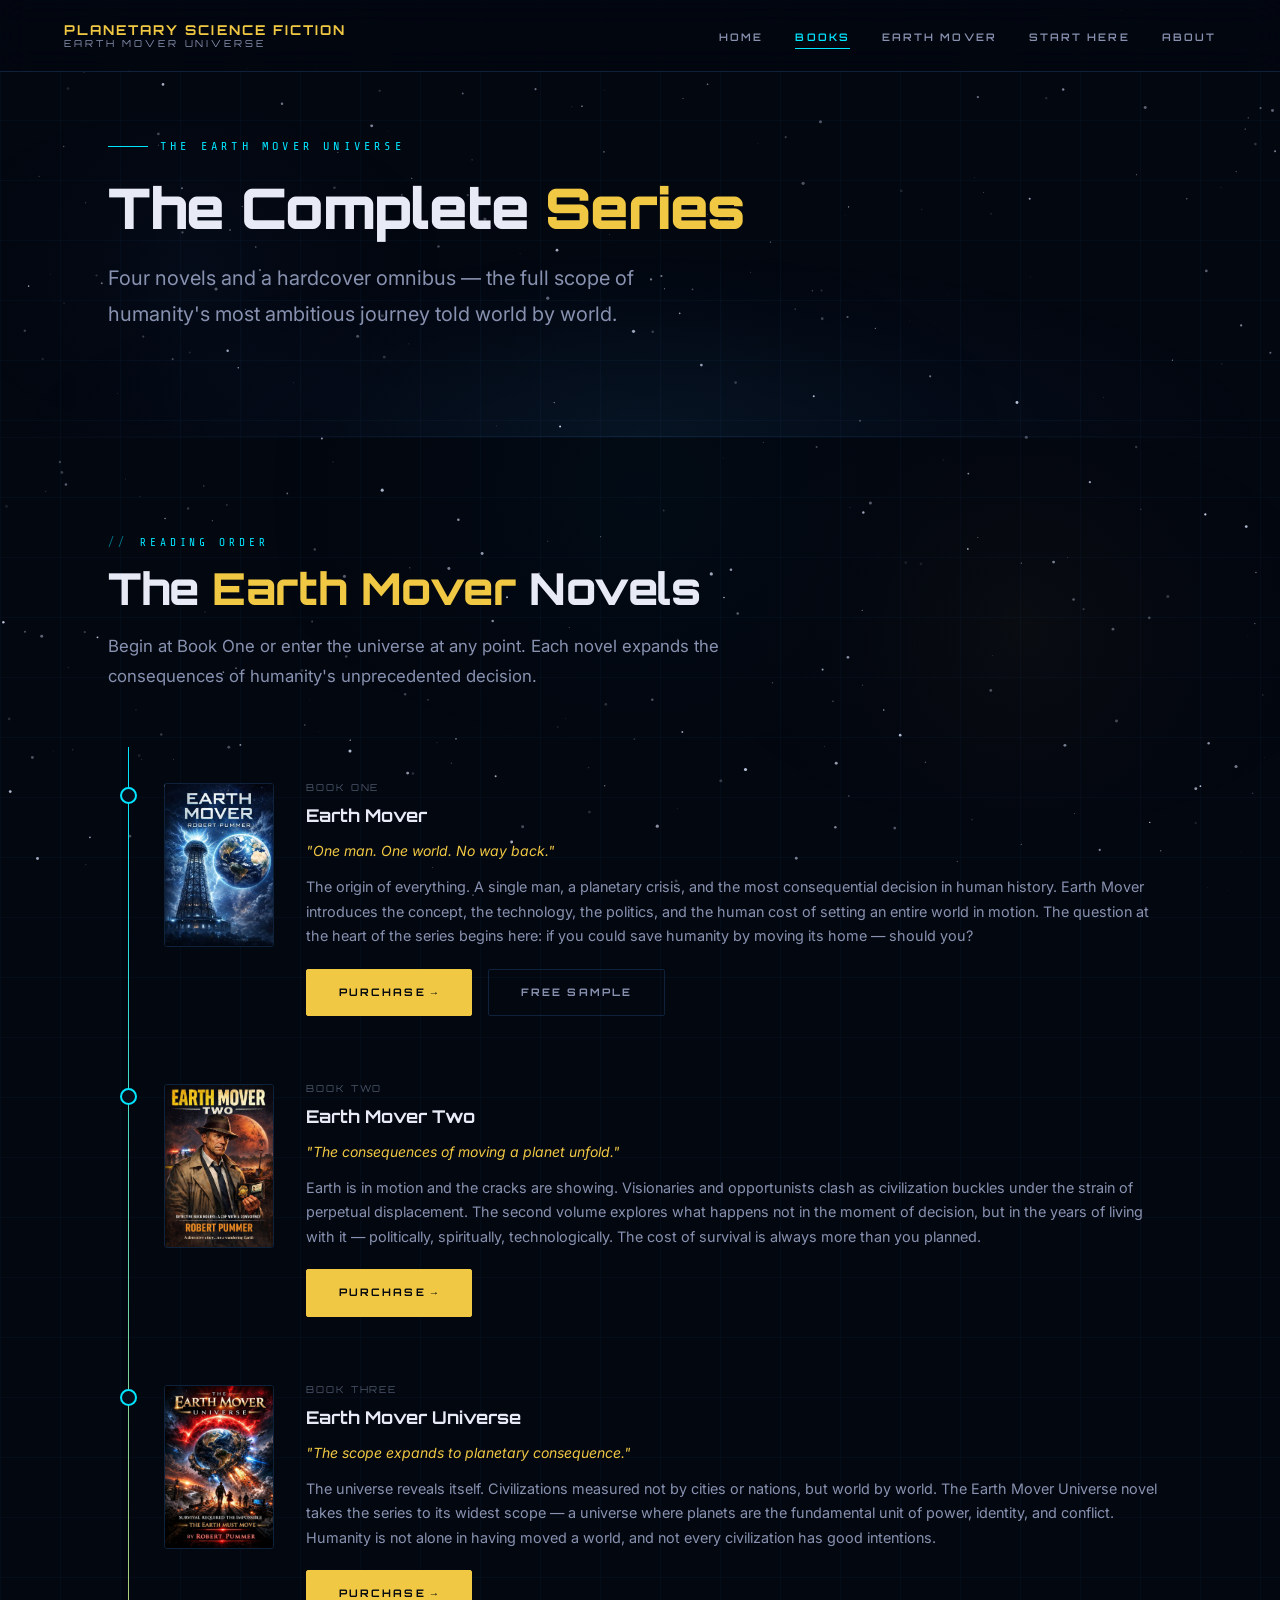
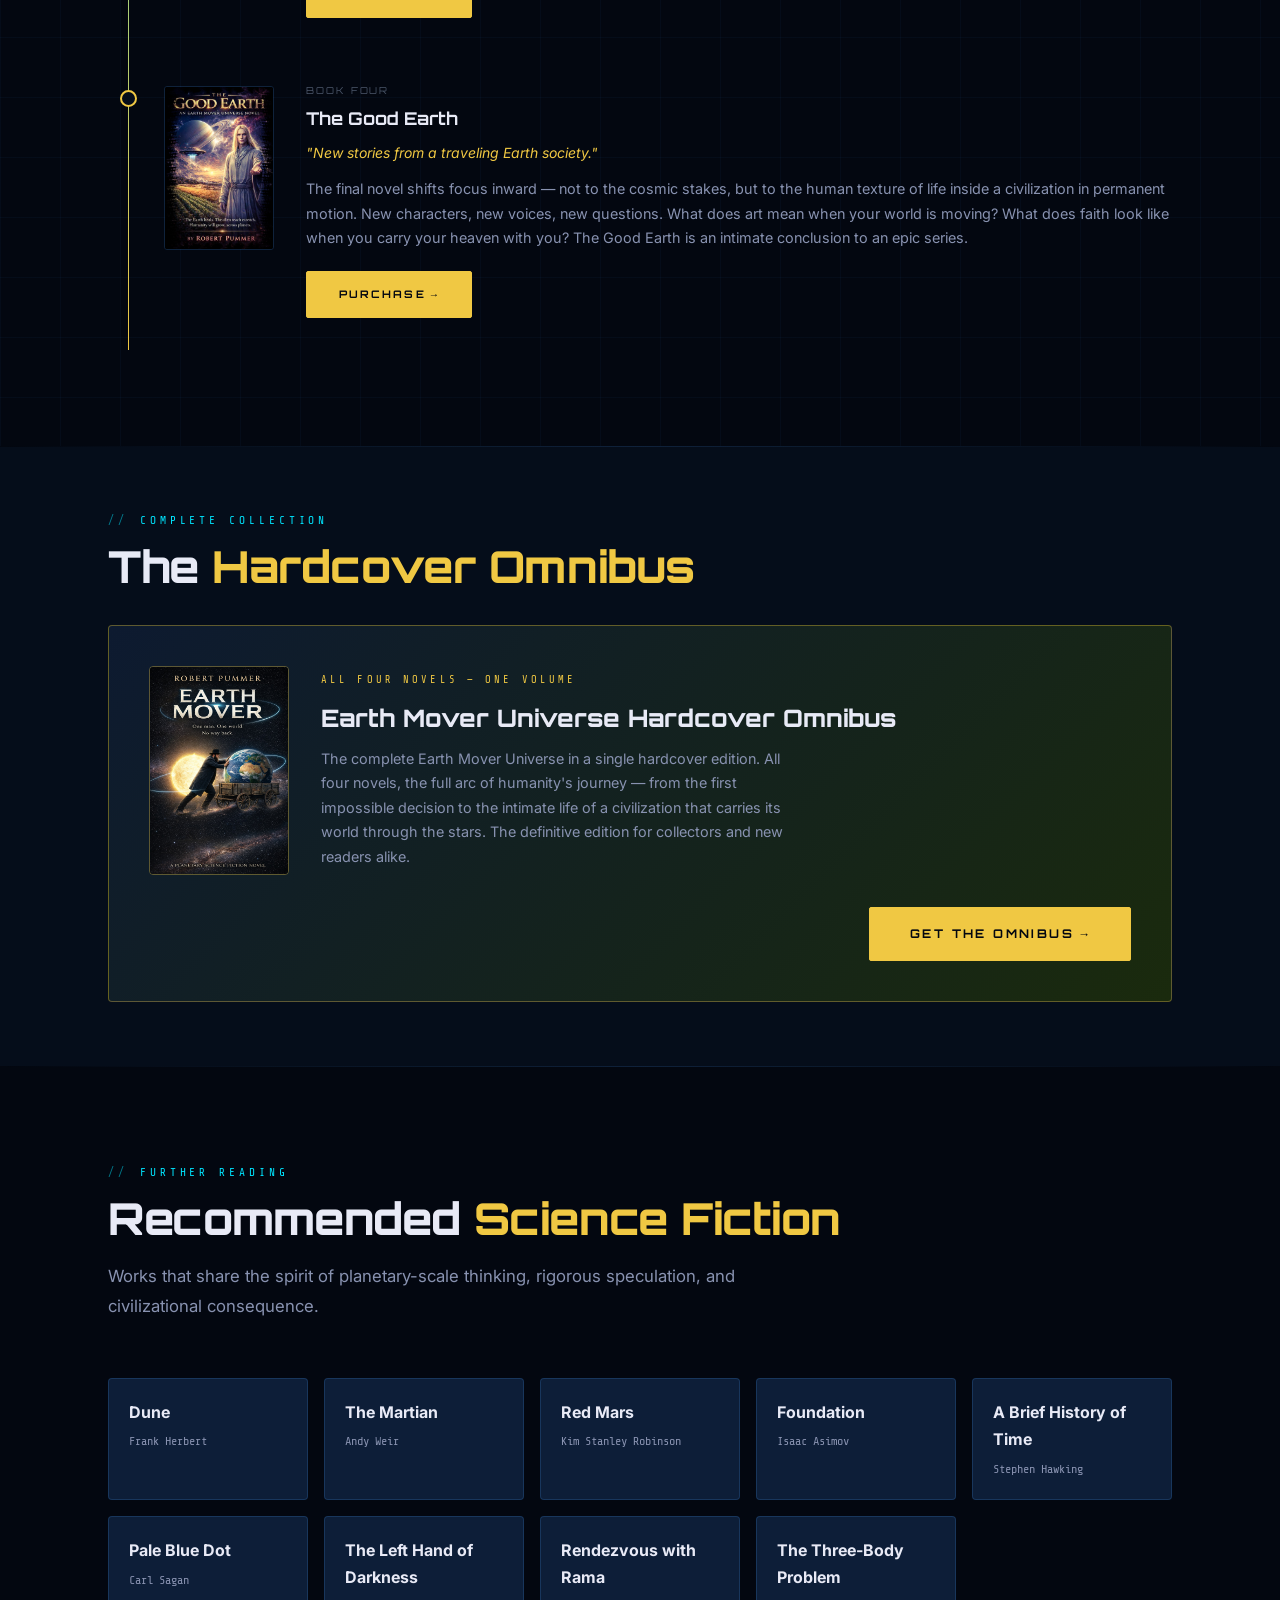
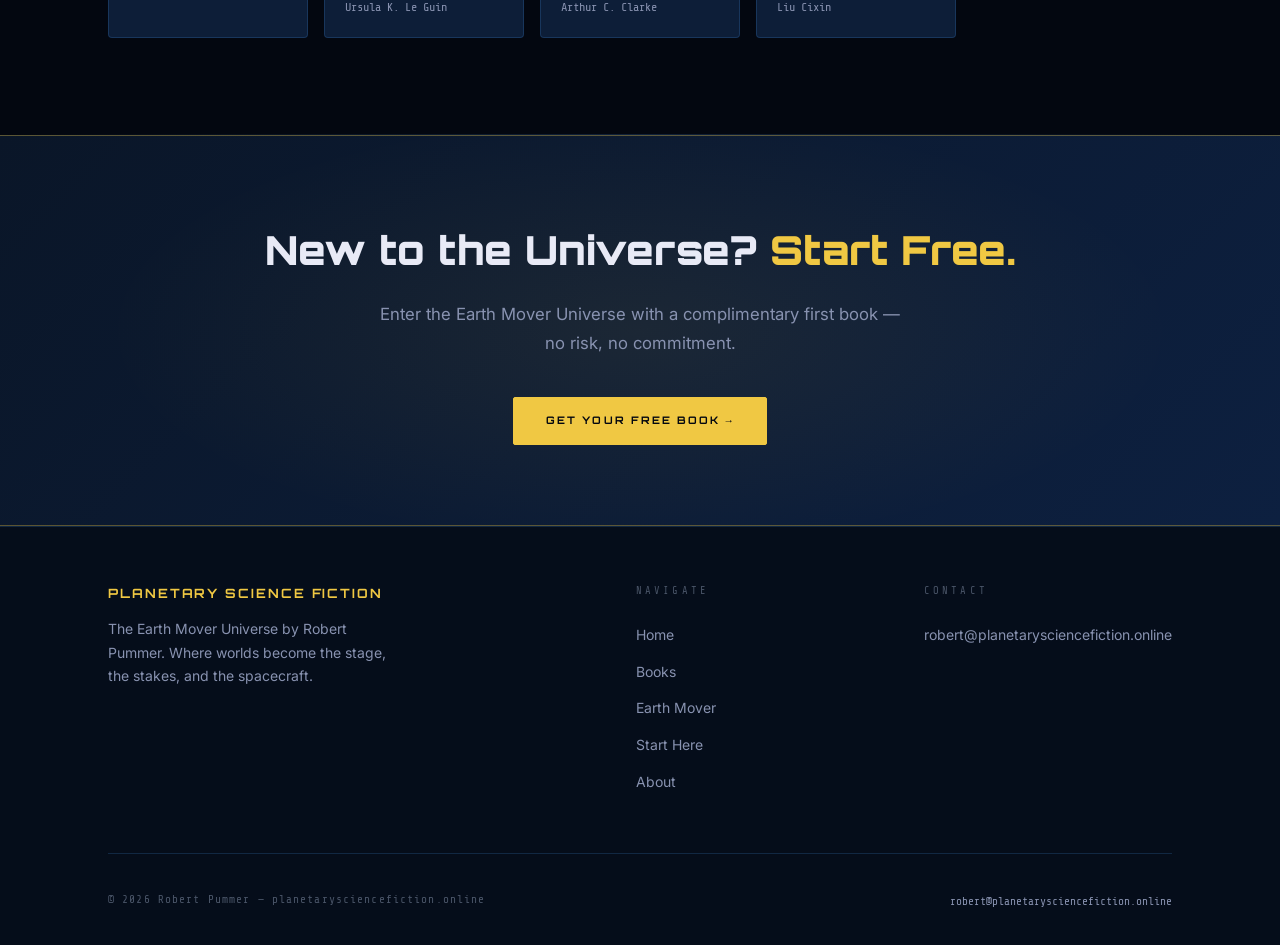
<file: books.html>
<!DOCTYPE html>
<html lang="en">
<head>
  <meta charset="UTF-8" />
  <meta name="viewport" content="width=device-width, initial-scale=1.0" />
  <title>Books | Earth Mover Universe | Planetary Science Fiction</title>
  <meta name="description" content="The complete Earth Mover Universe series by Robert Pummer — four novels of planetary science fiction plus a hardcover omnibus edition." />

  <!-- Open Graph / Facebook -->
  <meta property="og:type"        content="website" />
  <meta property="og:site_name"   content="Planetary Science Fiction" />
  <meta property="og:url"         content="https://planetarysciencefiction.online/books.html" />
  <meta property="og:title"       content="Books — Earth Mover Universe | Planetary Science Fiction" />
  <meta property="og:description" content="Four novels and a hardcover omnibus — the complete Earth Mover Universe by Robert Pummer. Worlds become the stage, the stakes, and the spacecraft." />
  <meta property="og:image"       content="https://planetarysciencefiction.online/images/Earth%20Mover%20universe%20hardcore%20omnibus.jpg" />
  <meta property="og:image:alt"   content="Earth Mover Universe hardcover omnibus — all four novels by Robert Pummer" />

  <!-- Twitter Card -->
  <meta name="twitter:card"        content="summary_large_image" />
  <meta name="twitter:title"       content="Books — Earth Mover Universe | Planetary Science Fiction" />
  <meta name="twitter:description" content="Four novels and a hardcover omnibus — the complete Earth Mover Universe by Robert Pummer." />
  <meta name="twitter:image"       content="https://planetarysciencefiction.online/images/Earth%20Mover%20universe%20hardcore%20omnibus.jpg" />

  <link rel="stylesheet" href="style.css" />
</head>
<body>

<canvas id="starfield"></canvas>

<div class="page-wrap">

  <!-- ── Navigation ── -->
  <nav class="nav">
    <a href="index.html" class="nav-logo">
      Planetary Science Fiction
      <span>Earth Mover Universe</span>
    </a>
    <ul class="nav-links">
      <li><a href="index.html">Home</a></li>
      <li><a href="books.html">Books</a></li>
      <li><a href="earth-mover.html">Earth Mover</a></li>
      <li><a href="start-here.html">Start Here</a></li>
      <li><a href="about.html">About</a></li>
    </ul>
    <div class="nav-toggle" aria-label="Toggle navigation">
      <span></span><span></span><span></span>
    </div>
  </nav>

  <!-- ── Page Header ── -->
  <header class="page-header grid-overlay">
    <div class="container page-header-inner">
      <p class="hero-eyebrow">The Earth Mover Universe</p>
      <h1 class="hero-title" style="font-size:clamp(2rem,5vw,3.5rem);">
        The Complete <span style="color:var(--gold);">Series</span>
      </h1>
      <p class="hero-sub">
        Four novels and a hardcover omnibus — the full scope of humanity's most
        ambitious journey told world by world.
      </p>
    </div>
  </header>

  <div class="divider"></div>

  <!-- ── Series Timeline ── -->
  <section class="section-pad grid-overlay">
    <div class="container">
      <div class="section-header">
        <p class="section-label">Reading Order</p>
        <h2 class="section-title">The <span>Earth Mover</span> Novels</h2>
        <p class="section-lead">Begin at Book One or enter the universe at any point. Each novel expands the consequences of humanity's unprecedented decision.</p>
      </div>

      <div class="timeline">

        <div class="timeline-item">
          <div class="timeline-dot"></div>
          <img class="timeline-cover" src="images/One%20man%20one%20world%20no%20way%20back.jpg" alt="Earth Mover Book One cover" loading="lazy" />
          <div>
            <div class="timeline-num">Book One</div>
            <div class="timeline-title">Earth Mover</div>
            <div class="timeline-tagline">"One man. One world. No way back."</div>
            <p class="timeline-desc">
              The origin of everything. A single man, a planetary crisis, and the most
              consequential decision in human history. Earth Mover introduces the concept,
              the technology, the politics, and the human cost of setting an entire world
              in motion. The question at the heart of the series begins here: if you could
              save humanity by moving its home — should you?
            </p>
            <div style="margin-top:1.25rem; display:flex; gap:1rem; flex-wrap:wrap;">
              <a href="https://payhip.com/b/yGq3l" target="_blank" rel="noopener" class="btn btn-primary">Purchase &rarr;</a>
              <a href="start-here.html" class="btn btn-ghost">Free Sample</a>
            </div>
          </div>
        </div>

        <div class="timeline-item">
          <div class="timeline-dot"></div>
          <img class="timeline-cover" src="images/Earth%20Mover%20two%20%2C%20the%20journey.jpg" alt="Earth Mover Two Book Two cover" loading="lazy" />
          <div>
            <div class="timeline-num">Book Two</div>
            <div class="timeline-title">Earth Mover Two</div>
            <div class="timeline-tagline">"The consequences of moving a planet unfold."</div>
            <p class="timeline-desc">
              Earth is in motion and the cracks are showing. Visionaries and opportunists
              clash as civilization buckles under the strain of perpetual displacement.
              The second volume explores what happens not in the moment of decision, but
              in the years of living with it — politically, spiritually, technologically.
              The cost of survival is always more than you planned.
            </p>
            <div style="margin-top:1.25rem;">
              <a href="https://payhip.com/b/RcF9J" target="_blank" rel="noopener" class="btn btn-primary">Purchase &rarr;</a>
            </div>
          </div>
        </div>

        <div class="timeline-item">
          <div class="timeline-dot"></div>
          <img class="timeline-cover" src="images/Earth%20Mover%20universe.jpg" alt="Earth Mover Universe Book Three cover" loading="lazy" />
          <div>
            <div class="timeline-num">Book Three</div>
            <div class="timeline-title">Earth Mover Universe</div>
            <div class="timeline-tagline">"The scope expands to planetary consequence."</div>
            <p class="timeline-desc">
              The universe reveals itself. Civilizations measured not by cities or nations,
              but world by world. The Earth Mover Universe novel takes the series to its
              widest scope — a universe where planets are the fundamental unit of power,
              identity, and conflict. Humanity is not alone in having moved a world, and
              not every civilization has good intentions.
            </p>
            <div style="margin-top:1.25rem;">
              <a href="https://payhip.com/b/ObDFE" target="_blank" rel="noopener" class="btn btn-primary">Purchase &rarr;</a>
            </div>
          </div>
        </div>

        <div class="timeline-item">
          <div class="timeline-dot" style="border-color:var(--gold);"></div>
          <img class="timeline-cover" src="images/Good%20earth.jpg" alt="The Good Earth Book Four cover" loading="lazy" />
          <div>
            <div class="timeline-num">Book Four</div>
            <div class="timeline-title">The Good Earth</div>
            <div class="timeline-tagline">"New stories from a traveling Earth society."</div>
            <p class="timeline-desc">
              The final novel shifts focus inward — not to the cosmic stakes, but to the
              human texture of life inside a civilization in permanent motion. New characters,
              new voices, new questions. What does art mean when your world is moving?
              What does faith look like when you carry your heaven with you? The Good Earth
              is an intimate conclusion to an epic series.
            </p>
            <div style="margin-top:1.25rem;">
              <a href="https://payhip.com/b/MDLlk" target="_blank" rel="noopener" class="btn btn-primary">Purchase &rarr;</a>
            </div>
          </div>
        </div>

      </div>
    </div>
  </section>

  <div class="divider"></div>

  <!-- ── Omnibus Banner ── -->
  <section class="section-pad-sm bg-deep">
    <div class="container">
      <div class="section-header" style="margin-bottom:2rem;">
        <p class="section-label">Complete Collection</p>
        <h2 class="section-title">The <span>Hardcover Omnibus</span></h2>
      </div>
      <div class="omnibus-banner">
        <img
          src="images/Earth%20Mover%20universe%20hardcore%20omnibus.jpg"
          alt="Earth Mover Universe Hardcover Omnibus cover"
          style="width:140px; flex-shrink:0; border-radius:4px; border:1px solid var(--border-gold); object-fit:cover; align-self:flex-start;"
          loading="lazy"
        />
        <div>
          <div class="omnibus-label">All Four Novels &mdash; One Volume</div>
          <div class="omnibus-title">Earth Mover Universe Hardcover Omnibus</div>
          <p class="omnibus-desc">
            The complete Earth Mover Universe in a single hardcover edition. All four novels,
            the full arc of humanity's journey — from the first impossible decision to the
            intimate life of a civilization that carries its world through the stars.
            The definitive edition for collectors and new readers alike.
          </p>
        </div>
        <div class="omnibus-actions">
          <a href="https://payhip.com/b/89vX7" target="_blank" rel="noopener" class="btn btn-primary" style="font-size:0.75rem; padding:1rem 2.5rem;">
            Get the Omnibus &rarr;
          </a>
        </div>
      </div>
    </div>
  </section>

  <div class="divider"></div>

  <!-- ── Recommended Reading ── -->
  <section class="section-pad">
    <div class="container">
      <div class="section-header">
        <p class="section-label">Further Reading</p>
        <h2 class="section-title">Recommended <span>Science Fiction</span></h2>
        <p class="section-lead">Works that share the spirit of planetary-scale thinking, rigorous speculation, and civilizational consequence.</p>
      </div>

      <div class="rec-grid">

        <div class="rec-card">
          <a href="https://www.barnesandnoble.com/w/dune-frank-herbert/1100024852" target="_blank" rel="noopener">
            <strong>Dune</strong>
          </a>
          <div class="rec-author">Frank Herbert</div>
        </div>

        <div class="rec-card">
          <a href="https://www.barnesandnoble.com/w/the-martian-andy-weir/1114986017" target="_blank" rel="noopener">
            <strong>The Martian</strong>
          </a>
          <div class="rec-author">Andy Weir</div>
        </div>

        <div class="rec-card">
          <a href="https://www.barnesandnoble.com/w/red-mars-kim-stanley-robinson/1100033854" target="_blank" rel="noopener">
            <strong>Red Mars</strong>
          </a>
          <div class="rec-author">Kim Stanley Robinson</div>
        </div>

        <div class="rec-card">
          <a href="https://www.barnesandnoble.com/w/foundation-isaac-asimov/1116530417" target="_blank" rel="noopener">
            <strong>Foundation</strong>
          </a>
          <div class="rec-author">Isaac Asimov</div>
        </div>

        <div class="rec-card">
          <a href="https://www.barnesandnoble.com/w/a-brief-history-of-time-stephen-hawking/1101978045" target="_blank" rel="noopener">
            <strong>A Brief History of Time</strong>
          </a>
          <div class="rec-author">Stephen Hawking</div>
        </div>

        <div class="rec-card">
          <a href="https://www.barnesandnoble.com/w/pale-blue-dot-carl-sagan/1101003397" target="_blank" rel="noopener">
            <strong>Pale Blue Dot</strong>
          </a>
          <div class="rec-author">Carl Sagan</div>
        </div>

        <div class="rec-card">
          <a href="https://www.barnesandnoble.com" target="_blank" rel="noopener">
            <strong>The Left Hand of Darkness</strong>
          </a>
          <div class="rec-author">Ursula K. Le Guin</div>
        </div>

        <div class="rec-card">
          <a href="https://www.barnesandnoble.com" target="_blank" rel="noopener">
            <strong>Rendezvous with Rama</strong>
          </a>
          <div class="rec-author">Arthur C. Clarke</div>
        </div>

        <div class="rec-card">
          <a href="https://www.barnesandnoble.com" target="_blank" rel="noopener">
            <strong>The Three-Body Problem</strong>
          </a>
          <div class="rec-author">Liu Cixin</div>
        </div>

      </div>
    </div>
  </section>

  <div class="divider"></div>

  <!-- ── CTA ── -->
  <section class="cta-band">
    <div class="container cta-band-inner">
      <h2>New to the Universe? <span>Start Free.</span></h2>
      <p>Enter the Earth Mover Universe with a complimentary first book — no risk, no commitment.</p>
      <a href="start-here.html" class="btn btn-primary">Get Your Free Book &rarr;</a>
    </div>
  </section>

  <!-- ── Footer ── -->
  <footer class="footer">
    <div class="container">
      <div class="footer-grid">
        <div>
          <div class="footer-brand">Planetary Science Fiction</div>
          <p class="footer-tagline">The Earth Mover Universe by Robert Pummer. Where worlds become the stage, the stakes, and the spacecraft.</p>
        </div>
        <div>
          <div class="footer-heading">Navigate</div>
          <ul class="footer-links">
            <li><a href="index.html">Home</a></li>
            <li><a href="books.html">Books</a></li>
            <li><a href="earth-mover.html">Earth Mover</a></li>
            <li><a href="start-here.html">Start Here</a></li>
            <li><a href="about.html">About</a></li>
          </ul>
        </div>
        <div>
          <div class="footer-heading">Contact</div>
          <ul class="footer-links">
            <li><a href="mailto:robert@planetarysciencefiction.online">robert@planetarysciencefiction.online</a></li>
          </ul>
        </div>
      </div>
      <div class="footer-bottom">
        <div class="footer-copy">&copy; 2026 Robert Pummer &mdash; planetarysciencefiction.online</div>
        <div class="footer-contact"><a href="mailto:robert@planetarysciencefiction.online">robert@planetarysciencefiction.online</a></div>
      </div>
    </div>
  </footer>

</div><!-- .page-wrap -->

<script src="main.js"></script>
</body>
</html>
</file>
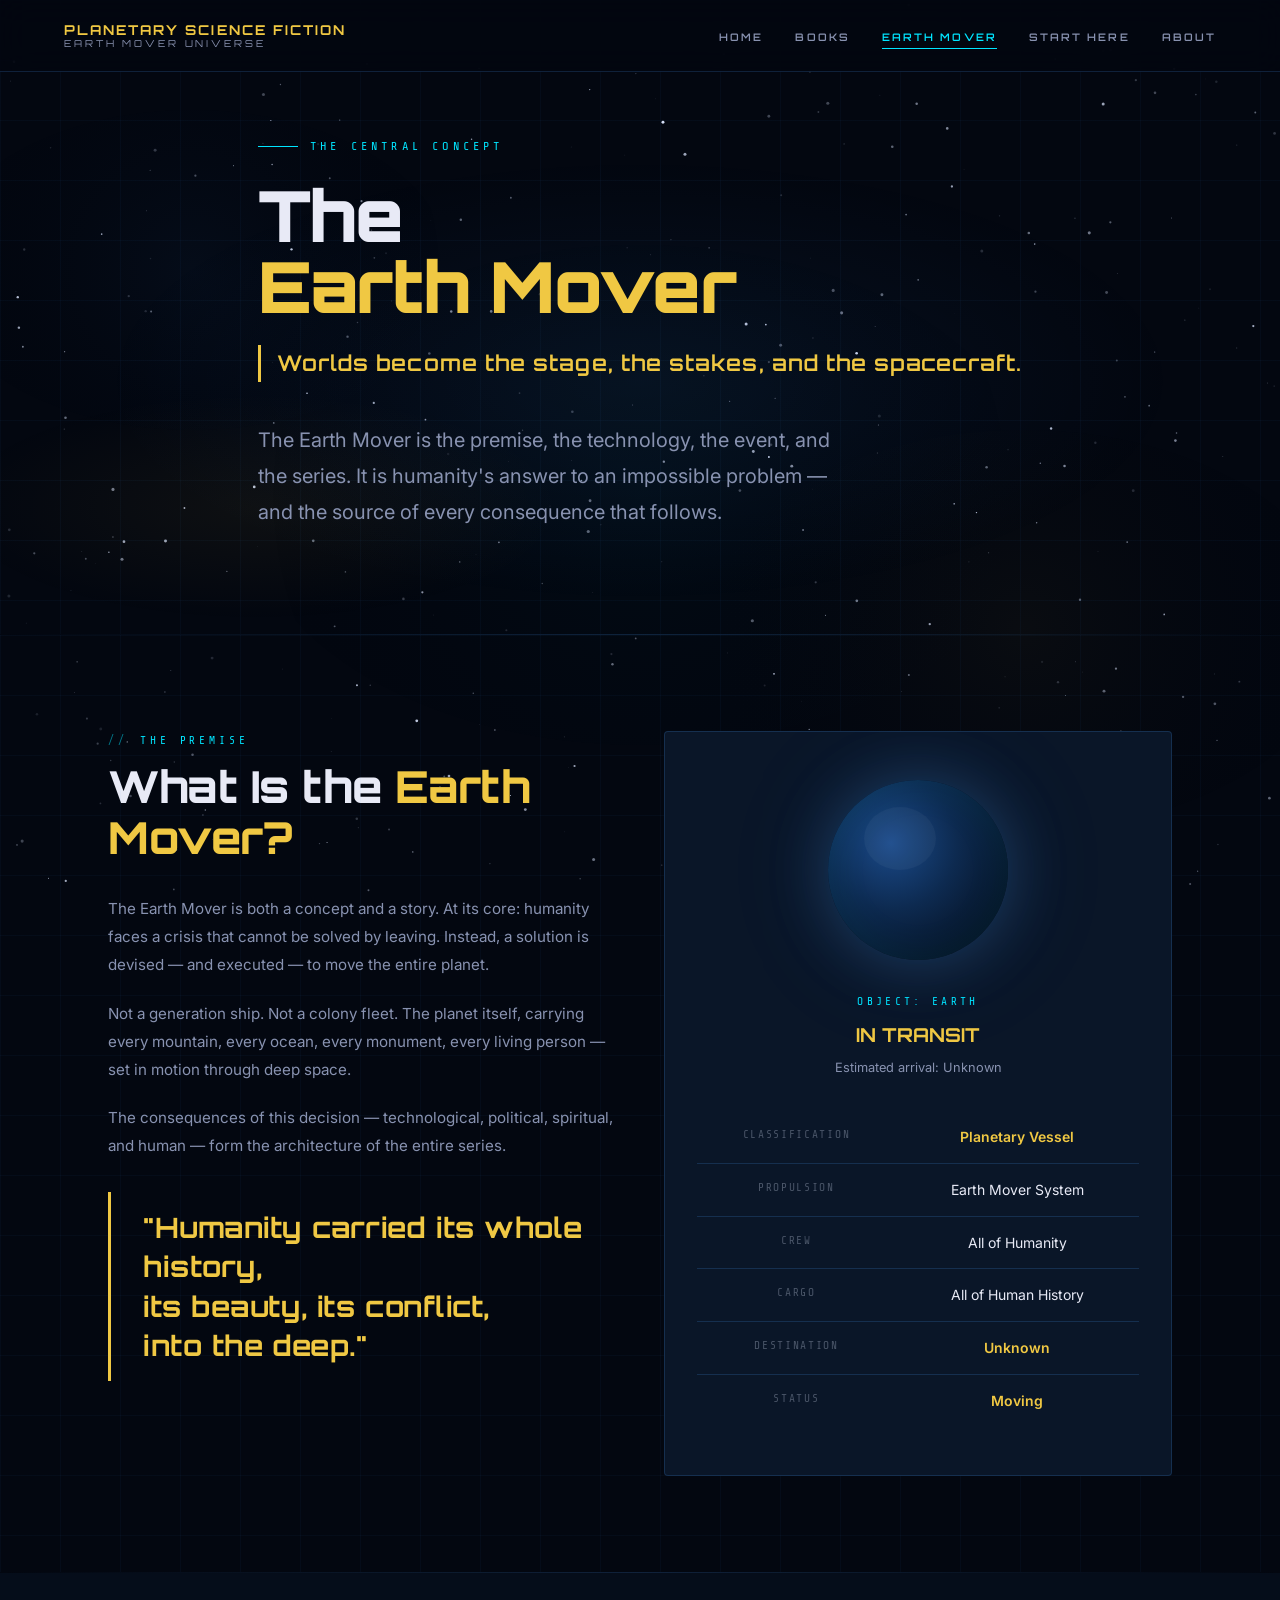
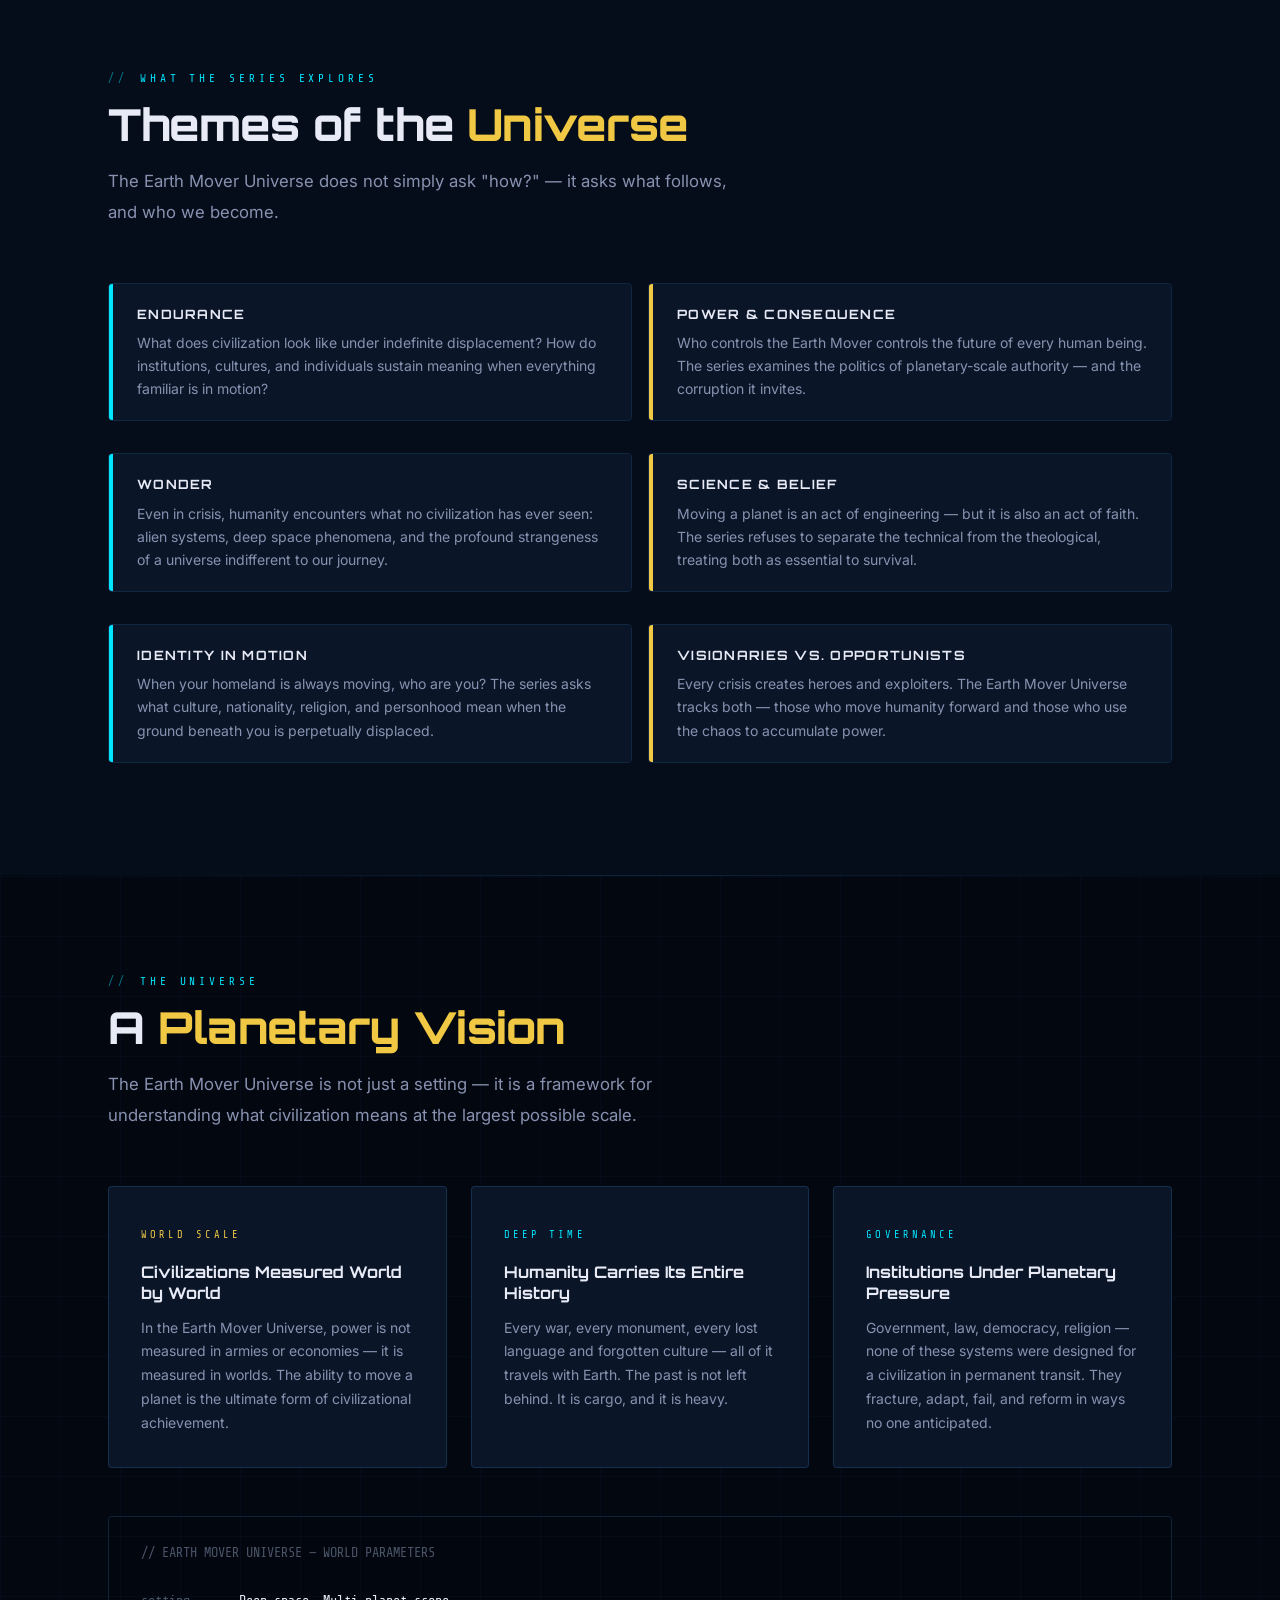
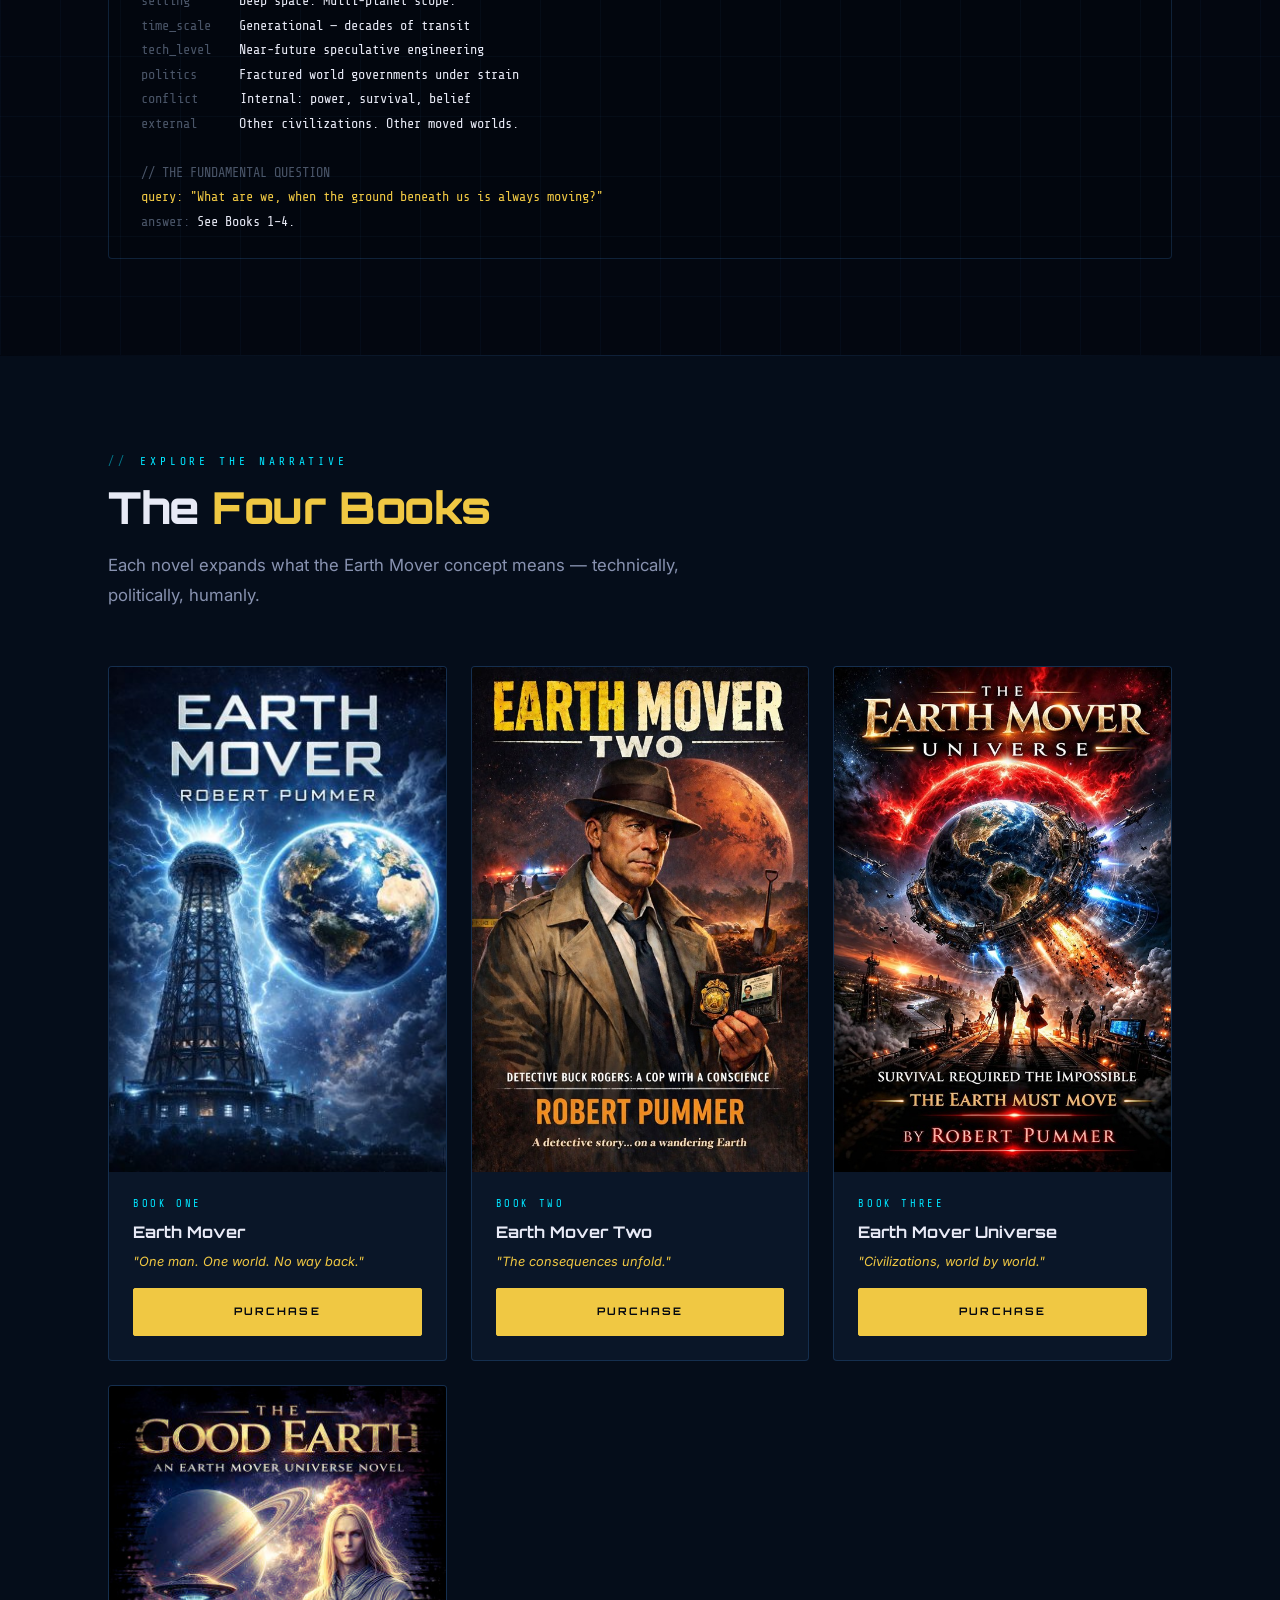
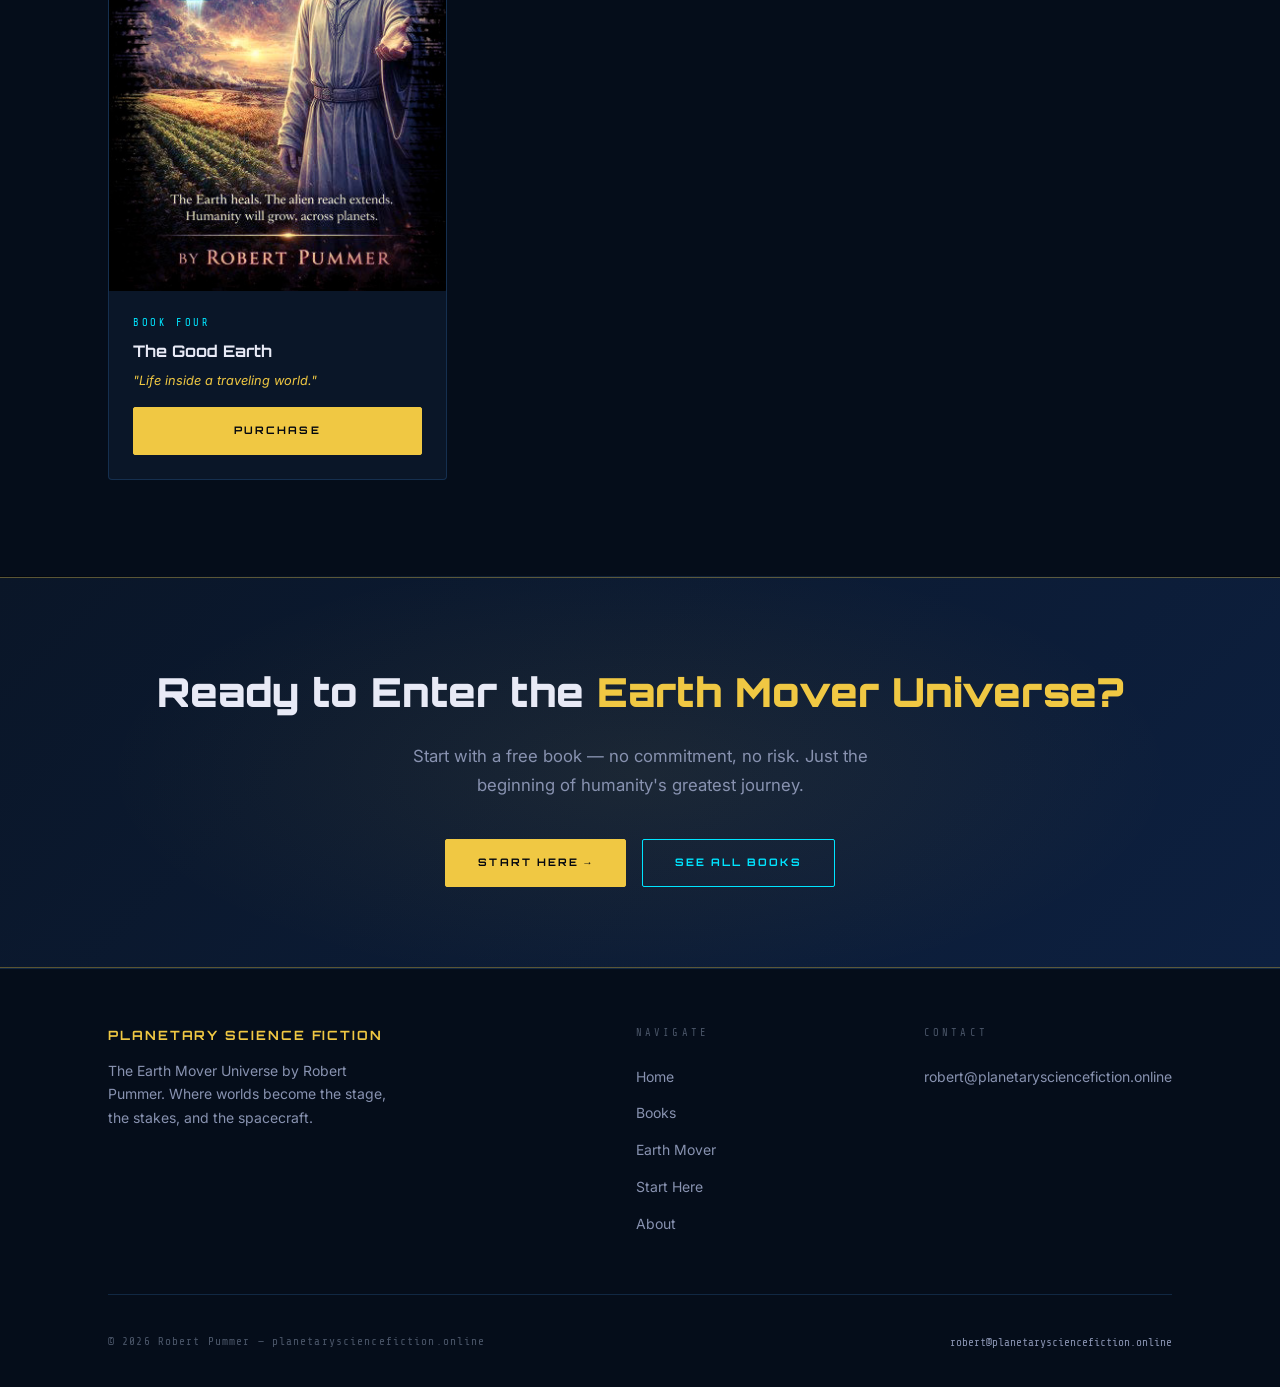
<file: earth-mover.html>
<!DOCTYPE html>
<html lang="en">
<head>
  <meta charset="UTF-8" />
  <meta name="viewport" content="width=device-width, initial-scale=1.0" />
  <title>Earth Mover — The Concept | Planetary Science Fiction</title>
  <meta name="description" content="The Earth Mover — a planetary-scale concept where humanity transforms Earth itself into a spacecraft. Explore the world-building behind the series." />

  <!-- Open Graph / Facebook -->
  <meta property="og:type"        content="website" />
  <meta property="og:site_name"   content="Planetary Science Fiction" />
  <meta property="og:url"         content="https://planetarysciencefiction.online/earth-mover.html" />
  <meta property="og:title"       content="The Earth Mover — The Concept | Planetary Science Fiction" />
  <meta property="og:description" content="What happens when humanity does not leave Earth — but moves it? Explore the world-building behind the Earth Mover Universe by Robert Pummer." />
  <meta property="og:image"       content="https://planetarysciencefiction.online/images/One%20man%20one%20world%20no%20way%20back.jpg" />
  <meta property="og:image:alt"   content="Earth Mover — One man. One world. No way back." />

  <!-- Twitter Card -->
  <meta name="twitter:card"        content="summary_large_image" />
  <meta name="twitter:title"       content="The Earth Mover — The Concept | Planetary Science Fiction" />
  <meta name="twitter:description" content="What happens when humanity does not leave Earth — but moves it? The world-building behind the Earth Mover Universe." />
  <meta name="twitter:image"       content="https://planetarysciencefiction.online/images/One%20man%20one%20world%20no%20way%20back.jpg" />

  <link rel="stylesheet" href="style.css" />
  <style>
    .concept-grid {
      display: grid;
      grid-template-columns: 1fr 1fr;
      gap: 3rem;
      align-items: start;
    }
    @media (max-width: 768px) {
      .concept-grid { grid-template-columns: 1fr; }
    }

    .theme-bar {
      display: flex;
      align-items: stretch;
      gap: 0;
      border: 1px solid var(--border);
      border-radius: 4px;
      overflow: hidden;
      margin-bottom: 1rem;
    }
    .theme-bar-accent {
      width: 4px;
      flex-shrink: 0;
      background: var(--cyan);
    }
    .theme-bar-accent.gold { background: var(--gold); }
    .theme-bar-body {
      padding: 1.25rem 1.5rem;
      flex: 1;
      background: var(--bg-card);
    }
    .theme-bar-title {
      font-family: var(--font-display);
      font-size: 0.8rem;
      font-weight: 700;
      letter-spacing: 0.1em;
      text-transform: uppercase;
      color: var(--text);
      margin-bottom: 0.35rem;
    }
    .theme-bar-text {
      font-size: 0.875rem;
      color: var(--text-muted);
      line-height: 1.65;
    }

    .planet-diagram {
      background: var(--bg-card);
      border: 1px solid var(--border);
      border-radius: 4px;
      padding: 3rem 2rem;
      text-align: center;
      position: relative;
      overflow: hidden;
    }
    .planet-orb {
      width: 180px;
      height: 180px;
      border-radius: 50%;
      background: radial-gradient(circle at 35% 35%,
        #1a4a8a 0%,
        #0d2a50 40%,
        #051020 80%,
        #020810 100%);
      box-shadow:
        0 0 60px rgba(74,158,255,0.25),
        0 0 120px rgba(74,158,255,0.1),
        inset 0 0 40px rgba(0,229,255,0.08);
      margin: 0 auto 2rem;
      animation: planet-pulse 4s ease-in-out infinite;
      position: relative;
    }
    .planet-orb::after {
      content: '';
      position: absolute;
      top: 15%;
      left: 20%;
      width: 40%;
      height: 35%;
      border-radius: 50%;
      background: rgba(255,255,255,0.04);
    }
    @keyframes planet-pulse {
      0%, 100% { box-shadow: 0 0 60px rgba(74,158,255,0.25), 0 0 120px rgba(74,158,255,0.1), inset 0 0 40px rgba(0,229,255,0.08); }
      50%       { box-shadow: 0 0 80px rgba(74,158,255,0.4),  0 0 160px rgba(74,158,255,0.15), inset 0 0 50px rgba(0,229,255,0.12); }
    }
    .planet-label {
      font-family: var(--font-mono);
      font-size: 0.7rem;
      letter-spacing: 0.3em;
      color: var(--cyan);
      text-transform: uppercase;
      margin-bottom: 0.5rem;
    }
    .planet-status {
      font-family: var(--font-display);
      font-size: 1.2rem;
      font-weight: 700;
      color: var(--gold);
    }
    .planet-sub {
      font-size: 0.8rem;
      color: var(--text-muted);
      margin-top: 0.35rem;
    }

    .specs-table {
      width: 100%;
      border-collapse: collapse;
    }
    .specs-table tr {
      border-bottom: 1px solid var(--border);
    }
    .specs-table tr:last-child { border-bottom: none; }
    .specs-table td {
      padding: 0.875rem 0.5rem;
      font-size: 0.875rem;
      vertical-align: top;
    }
    .specs-table td:first-child {
      font-family: var(--font-mono);
      font-size: 0.7rem;
      letter-spacing: 0.15em;
      color: var(--text-dim);
      text-transform: uppercase;
      width: 45%;
    }
    .specs-table td:last-child { color: var(--text); }
    .specs-table td.highlight { color: var(--gold); font-weight: 600; }
  </style>
</head>
<body>

<canvas id="starfield"></canvas>

<div class="page-wrap">

  <!-- ── Navigation ── -->
  <nav class="nav">
    <a href="index.html" class="nav-logo">
      Planetary Science Fiction
      <span>Earth Mover Universe</span>
    </a>
    <ul class="nav-links">
      <li><a href="index.html">Home</a></li>
      <li><a href="books.html">Books</a></li>
      <li><a href="earth-mover.html">Earth Mover</a></li>
      <li><a href="start-here.html">Start Here</a></li>
      <li><a href="about.html">About</a></li>
    </ul>
    <div class="nav-toggle" aria-label="Toggle navigation">
      <span></span><span></span><span></span>
    </div>
  </nav>

  <!-- ── Hero ── -->
  <header class="hero grid-overlay" style="min-height:70vh;">
    <div class="container hero-inner" style="padding-top:4rem; padding-bottom:4rem;">
      <p class="hero-eyebrow">The Central Concept</p>
      <h1 class="hero-title" style="font-size:clamp(2rem,5.5vw,4.5rem);">
        The <span class="highlight">Earth Mover</span>
      </h1>
      <p class="hero-tagline">Worlds become the stage, the stakes, and the spacecraft.</p>
      <p class="hero-sub">
        The Earth Mover is the premise, the technology, the event, and the series.
        It is humanity's answer to an impossible problem — and the source of
        every consequence that follows.
      </p>
    </div>
  </header>

  <div class="divider"></div>

  <!-- ── Core Concept ── -->
  <section class="section-pad grid-overlay">
    <div class="container">
      <div class="concept-grid">

        <div>
          <div class="section-header" style="margin-bottom:2rem;">
            <p class="section-label">The Premise</p>
            <h2 class="section-title">What Is the <span>Earth Mover?</span></h2>
          </div>

          <p style="color:var(--text-muted); font-size:0.95rem; line-height:1.85; margin-bottom:1.25rem;">
            The Earth Mover is both a concept and a story. At its core: humanity
            faces a crisis that cannot be solved by leaving. Instead, a solution is
            devised — and executed — to move the entire planet.
          </p>
          <p style="color:var(--text-muted); font-size:0.95rem; line-height:1.85; margin-bottom:1.25rem;">
            Not a generation ship. Not a colony fleet. The planet itself, carrying
            every mountain, every ocean, every monument, every living person —
            set in motion through deep space.
          </p>
          <p style="color:var(--text-muted); font-size:0.95rem; line-height:1.85; margin-bottom:2rem;">
            The consequences of this decision — technological, political, spiritual,
            and human — form the architecture of the entire series.
          </p>

          <div class="pull-quote">
            "Humanity carried its whole history,<br>its beauty, its conflict,<br>into the deep."
          </div>
        </div>

        <div>
          <div class="planet-diagram">
            <div class="planet-orb"></div>
            <div class="planet-label">Object: Earth</div>
            <div class="planet-status">IN TRANSIT</div>
            <div class="planet-sub">Estimated arrival: Unknown</div>
            <div style="margin-top:2rem;">
              <table class="specs-table">
                <tr>
                  <td>Classification</td>
                  <td class="highlight">Planetary Vessel</td>
                </tr>
                <tr>
                  <td>Propulsion</td>
                  <td>Earth Mover System</td>
                </tr>
                <tr>
                  <td>Crew</td>
                  <td>All of Humanity</td>
                </tr>
                <tr>
                  <td>Cargo</td>
                  <td>All of Human History</td>
                </tr>
                <tr>
                  <td>Destination</td>
                  <td class="highlight">Unknown</td>
                </tr>
                <tr>
                  <td>Status</td>
                  <td class="highlight">Moving</td>
                </tr>
              </table>
            </div>
          </div>
        </div>

      </div>
    </div>
  </section>

  <div class="divider"></div>

  <!-- ── Themes ── -->
  <section class="section-pad bg-deep">
    <div class="container">
      <div class="section-header">
        <p class="section-label">What the Series Explores</p>
        <h2 class="section-title">Themes of the <span>Universe</span></h2>
        <p class="section-lead">The Earth Mover Universe does not simply ask "how?" — it asks what follows, and who we become.</p>
      </div>

      <div class="split-two" style="gap:1rem;">

        <div class="theme-bar">
          <div class="theme-bar-accent"></div>
          <div class="theme-bar-body">
            <div class="theme-bar-title">Endurance</div>
            <p class="theme-bar-text">What does civilization look like under indefinite displacement? How do institutions, cultures, and individuals sustain meaning when everything familiar is in motion?</p>
          </div>
        </div>

        <div class="theme-bar">
          <div class="theme-bar-accent gold"></div>
          <div class="theme-bar-body">
            <div class="theme-bar-title">Power &amp; Consequence</div>
            <p class="theme-bar-text">Who controls the Earth Mover controls the future of every human being. The series examines the politics of planetary-scale authority — and the corruption it invites.</p>
          </div>
        </div>

        <div class="theme-bar">
          <div class="theme-bar-accent"></div>
          <div class="theme-bar-body">
            <div class="theme-bar-title">Wonder</div>
            <p class="theme-bar-text">Even in crisis, humanity encounters what no civilization has ever seen: alien systems, deep space phenomena, and the profound strangeness of a universe indifferent to our journey.</p>
          </div>
        </div>

        <div class="theme-bar">
          <div class="theme-bar-accent gold"></div>
          <div class="theme-bar-body">
            <div class="theme-bar-title">Science &amp; Belief</div>
            <p class="theme-bar-text">Moving a planet is an act of engineering — but it is also an act of faith. The series refuses to separate the technical from the theological, treating both as essential to survival.</p>
          </div>
        </div>

        <div class="theme-bar">
          <div class="theme-bar-accent"></div>
          <div class="theme-bar-body">
            <div class="theme-bar-title">Identity in Motion</div>
            <p class="theme-bar-text">When your homeland is always moving, who are you? The series asks what culture, nationality, religion, and personhood mean when the ground beneath you is perpetually displaced.</p>
          </div>
        </div>

        <div class="theme-bar">
          <div class="theme-bar-accent gold"></div>
          <div class="theme-bar-body">
            <div class="theme-bar-title">Visionaries vs. Opportunists</div>
            <p class="theme-bar-text">Every crisis creates heroes and exploiters. The Earth Mover Universe tracks both — those who move humanity forward and those who use the chaos to accumulate power.</p>
          </div>
        </div>

      </div>
    </div>
  </section>

  <div class="divider"></div>

  <!-- ── World-Building ── -->
  <section class="section-pad grid-overlay">
    <div class="container">
      <div class="section-header">
        <p class="section-label">The Universe</p>
        <h2 class="section-title">A <span>Planetary Vision</span></h2>
        <p class="section-lead">The Earth Mover Universe is not just a setting — it is a framework for understanding what civilization means at the largest possible scale.</p>
      </div>

      <div style="display:grid; grid-template-columns:repeat(auto-fit, minmax(280px,1fr)); gap:1.5rem; margin-bottom:3rem;">

        <div class="card card-gold">
          <div style="margin-bottom:1rem;">
            <span style="font-family:var(--font-mono); font-size:0.65rem; letter-spacing:0.3em; color:var(--gold); text-transform:uppercase;">World Scale</span>
          </div>
          <p style="font-family:var(--font-display); font-size:1rem; font-weight:700; color:var(--text); margin-bottom:0.75rem; line-height:1.3;">Civilizations Measured World by World</p>
          <p style="font-size:0.875rem; color:var(--text-muted); line-height:1.7;">In the Earth Mover Universe, power is not measured in armies or economies — it is measured in worlds. The ability to move a planet is the ultimate form of civilizational achievement.</p>
        </div>

        <div class="card">
          <div style="margin-bottom:1rem;">
            <span style="font-family:var(--font-mono); font-size:0.65rem; letter-spacing:0.3em; color:var(--cyan); text-transform:uppercase;">Deep Time</span>
          </div>
          <p style="font-family:var(--font-display); font-size:1rem; font-weight:700; color:var(--text); margin-bottom:0.75rem; line-height:1.3;">Humanity Carries Its Entire History</p>
          <p style="font-size:0.875rem; color:var(--text-muted); line-height:1.7;">Every war, every monument, every lost language and forgotten culture — all of it travels with Earth. The past is not left behind. It is cargo, and it is heavy.</p>
        </div>

        <div class="card">
          <div style="margin-bottom:1rem;">
            <span style="font-family:var(--font-mono); font-size:0.65rem; letter-spacing:0.3em; color:var(--cyan); text-transform:uppercase;">Governance</span>
          </div>
          <p style="font-family:var(--font-display); font-size:1rem; font-weight:700; color:var(--text); margin-bottom:0.75rem; line-height:1.3;">Institutions Under Planetary Pressure</p>
          <p style="font-size:0.875rem; color:var(--text-muted); line-height:1.7;">Government, law, democracy, religion — none of these systems were designed for a civilization in permanent transit. They fracture, adapt, fail, and reform in ways no one anticipated.</p>
        </div>

      </div>

      <div class="terminal">
        <div><span class="prompt">// EARTH MOVER UNIVERSE — WORLD PARAMETERS</span></div>
        <div>&nbsp;</div>
        <div><span class="prompt">setting &nbsp;&nbsp;&nbsp;&nbsp;&nbsp;</span> <span class="value">Deep space. Multi-planet scope.</span></div>
        <div><span class="prompt">time_scale &nbsp;&nbsp;</span> <span class="value">Generational — decades of transit</span></div>
        <div><span class="prompt">tech_level &nbsp;&nbsp;</span> <span class="value">Near-future speculative engineering</span></div>
        <div><span class="prompt">politics &nbsp;&nbsp;&nbsp;&nbsp;</span> <span class="value">Fractured world governments under strain</span></div>
        <div><span class="prompt">conflict &nbsp;&nbsp;&nbsp;&nbsp;</span> <span class="value">Internal: power, survival, belief</span></div>
        <div><span class="prompt">external &nbsp;&nbsp;&nbsp;&nbsp;</span> <span class="value">Other civilizations. Other moved worlds.</span></div>
        <div>&nbsp;</div>
        <div><span class="prompt">// THE FUNDAMENTAL QUESTION</span></div>
        <div><span class="gold">query: "What are we, when the ground beneath us is always moving?"</span></div>
        <div><span class="prompt">answer: </span><span class="value">See Books 1–4.</span></div>
      </div>
    </div>
  </section>

  <div class="divider"></div>

  <!-- ── The Books ── -->
  <section class="section-pad bg-deep">
    <div class="container">
      <div class="section-header">
        <p class="section-label">Explore the Narrative</p>
        <h2 class="section-title">The <span>Four Books</span></h2>
        <p class="section-lead">Each novel expands what the Earth Mover concept means — technically, politically, humanly.</p>
      </div>

      <div class="books-grid">
        <div class="book-card">
          <img class="book-cover" src="images/One%20man%20one%20world%20no%20way%20back.jpg" alt="Earth Mover Book One cover" loading="lazy" />
          <div class="book-body">
            <div class="book-series-tag">Book One</div>
            <div class="book-title">Earth Mover</div>
            <div class="book-tagline">"One man. One world. No way back."</div>
            <div class="book-footer">
              <a href="https://payhip.com/b/yGq3l" target="_blank" rel="noopener" class="btn btn-primary" style="width:100%;justify-content:center;">Purchase</a>
            </div>
          </div>
        </div>
        <div class="book-card">
          <img class="book-cover" src="images/Earth%20Mover%20two%20%2C%20the%20journey.jpg" alt="Earth Mover Two Book Two cover" loading="lazy" />
          <div class="book-body">
            <div class="book-series-tag">Book Two</div>
            <div class="book-title">Earth Mover Two</div>
            <div class="book-tagline">"The consequences unfold."</div>
            <div class="book-footer">
              <a href="https://payhip.com/b/RcF9J" target="_blank" rel="noopener" class="btn btn-primary" style="width:100%;justify-content:center;">Purchase</a>
            </div>
          </div>
        </div>
        <div class="book-card">
          <img class="book-cover" src="images/Earth%20Mover%20universe.jpg" alt="Earth Mover Universe Book Three cover" loading="lazy" />
          <div class="book-body">
            <div class="book-series-tag">Book Three</div>
            <div class="book-title">Earth Mover Universe</div>
            <div class="book-tagline">"Civilizations, world by world."</div>
            <div class="book-footer">
              <a href="https://payhip.com/b/ObDFE" target="_blank" rel="noopener" class="btn btn-primary" style="width:100%;justify-content:center;">Purchase</a>
            </div>
          </div>
        </div>
        <div class="book-card">
          <img class="book-cover" src="images/Good%20earth.jpg" alt="The Good Earth Book Four cover" loading="lazy" />
          <div class="book-body">
            <div class="book-series-tag">Book Four</div>
            <div class="book-title">The Good Earth</div>
            <div class="book-tagline">"Life inside a traveling world."</div>
            <div class="book-footer">
              <a href="https://payhip.com/b/MDLlk" target="_blank" rel="noopener" class="btn btn-primary" style="width:100%;justify-content:center;">Purchase</a>
            </div>
          </div>
        </div>
      </div>
    </div>
  </section>

  <div class="divider"></div>

  <!-- ── CTA ── -->
  <section class="cta-band">
    <div class="container cta-band-inner">
      <h2>Ready to Enter the <span>Earth Mover Universe?</span></h2>
      <p>Start with a free book — no commitment, no risk. Just the beginning of humanity's greatest journey.</p>
      <div class="hero-cta" style="justify-content:center;">
        <a href="start-here.html" class="btn btn-primary">Start Here &rarr;</a>
        <a href="books.html" class="btn btn-secondary">See All Books</a>
      </div>
    </div>
  </section>

  <!-- ── Footer ── -->
  <footer class="footer">
    <div class="container">
      <div class="footer-grid">
        <div>
          <div class="footer-brand">Planetary Science Fiction</div>
          <p class="footer-tagline">The Earth Mover Universe by Robert Pummer. Where worlds become the stage, the stakes, and the spacecraft.</p>
        </div>
        <div>
          <div class="footer-heading">Navigate</div>
          <ul class="footer-links">
            <li><a href="index.html">Home</a></li>
            <li><a href="books.html">Books</a></li>
            <li><a href="earth-mover.html">Earth Mover</a></li>
            <li><a href="start-here.html">Start Here</a></li>
            <li><a href="about.html">About</a></li>
          </ul>
        </div>
        <div>
          <div class="footer-heading">Contact</div>
          <ul class="footer-links">
            <li><a href="mailto:robert@planetarysciencefiction.online">robert@planetarysciencefiction.online</a></li>
          </ul>
        </div>
      </div>
      <div class="footer-bottom">
        <div class="footer-copy">&copy; 2026 Robert Pummer &mdash; planetarysciencefiction.online</div>
        <div class="footer-contact"><a href="mailto:robert@planetarysciencefiction.online">robert@planetarysciencefiction.online</a></div>
      </div>
    </div>
  </footer>

</div><!-- .page-wrap -->

<script src="main.js"></script>
</body>
</html>
</file>
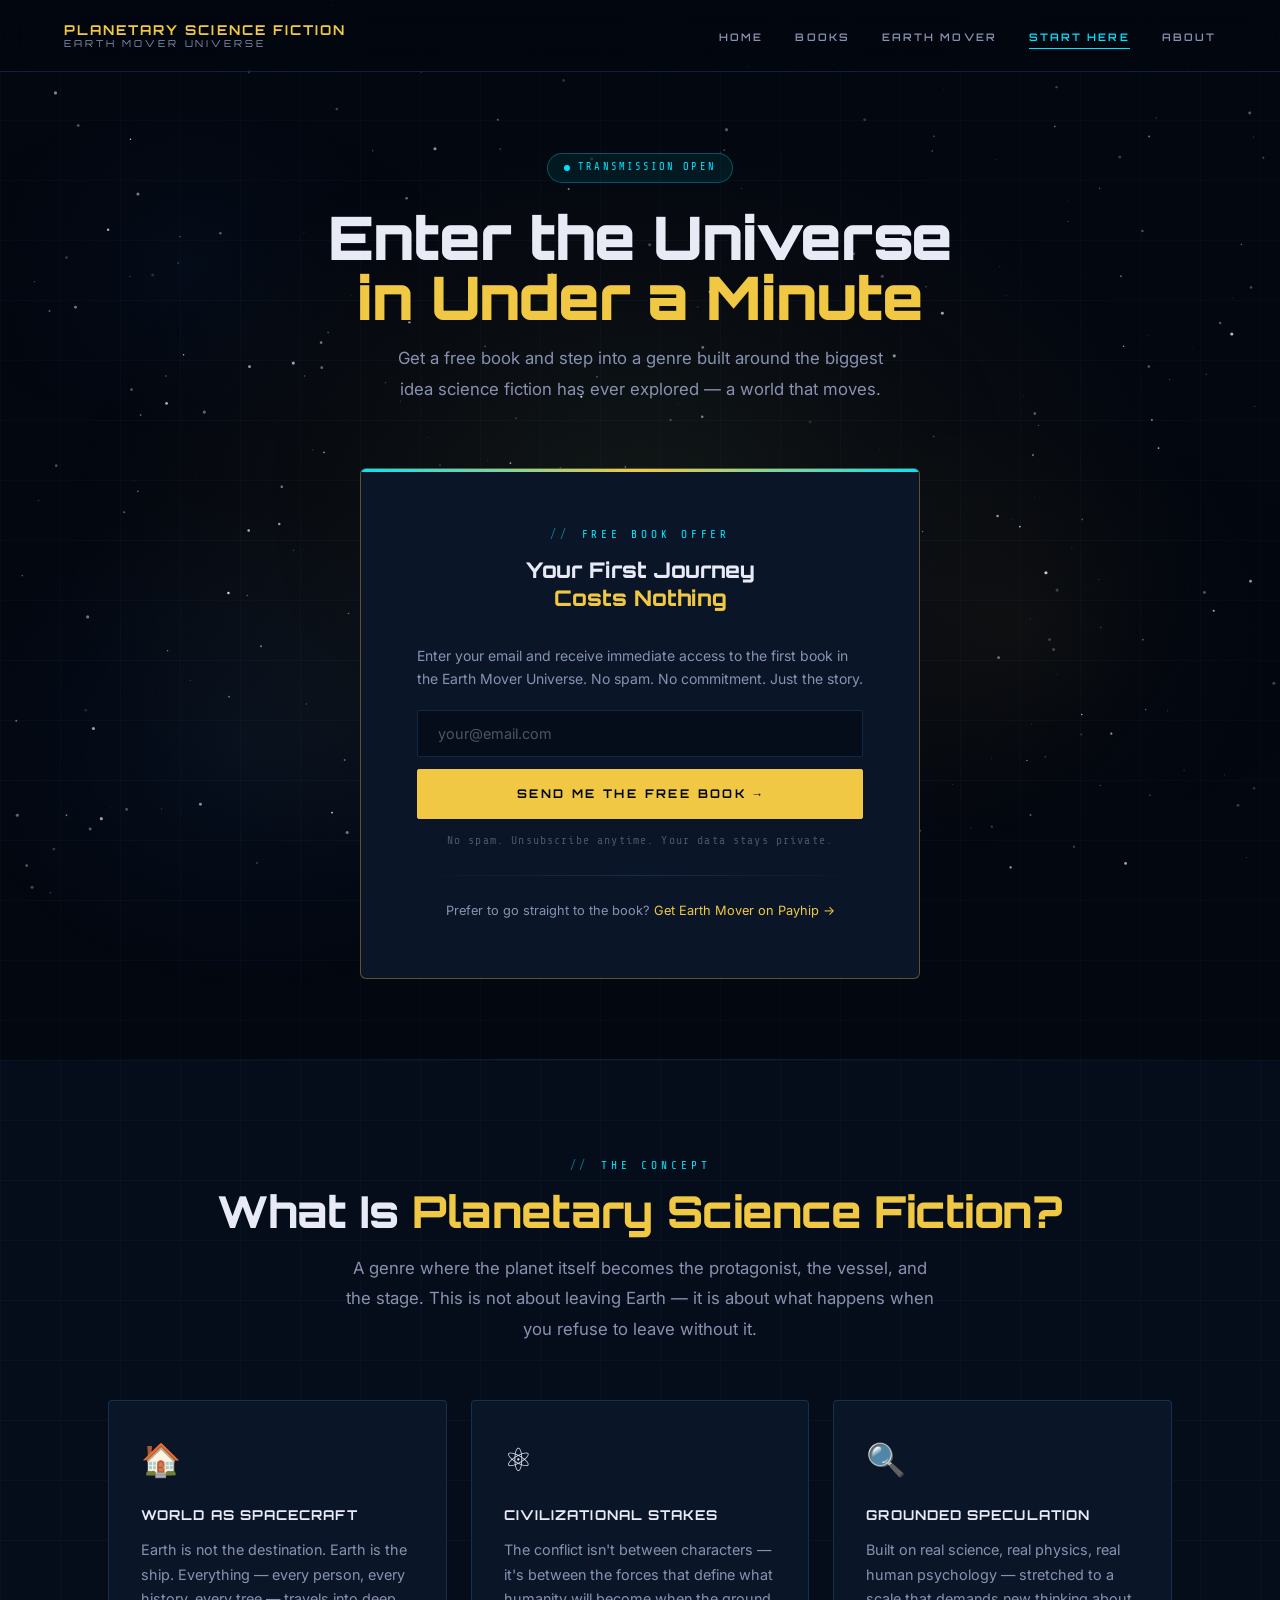
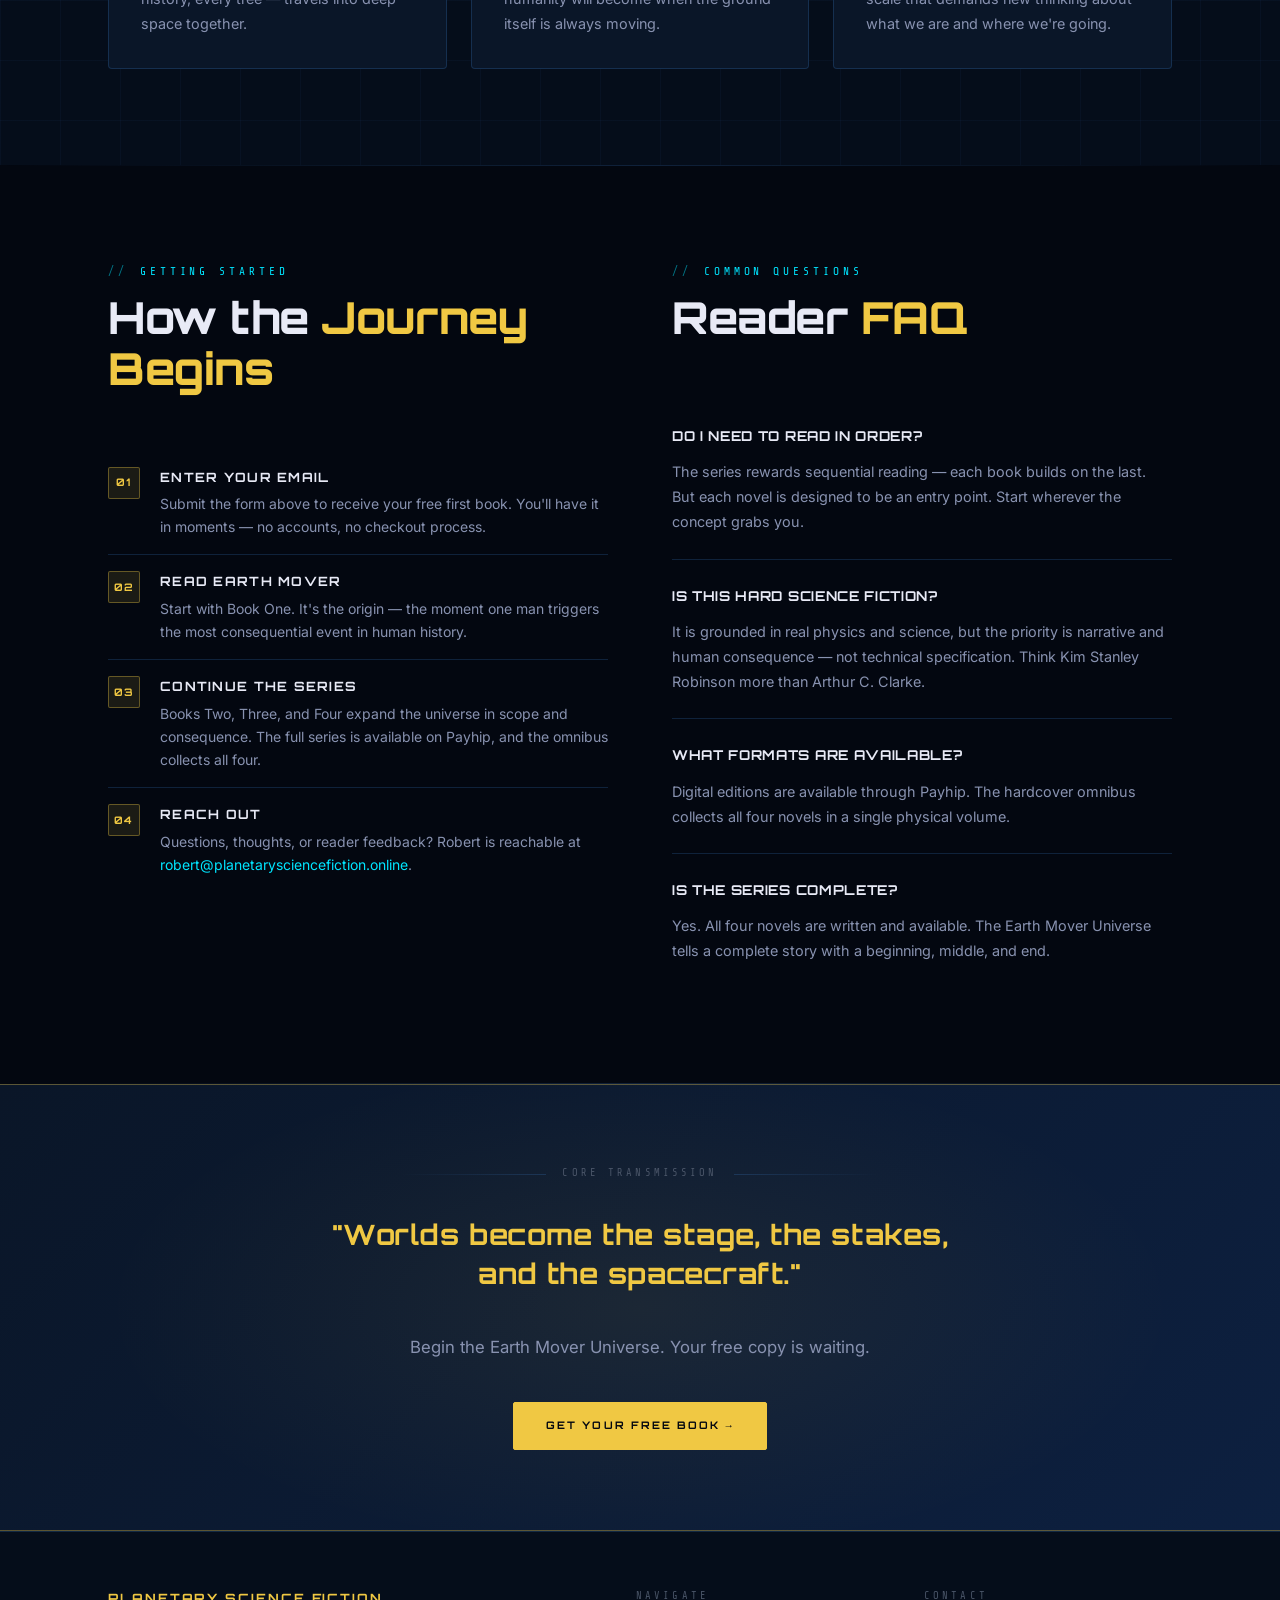
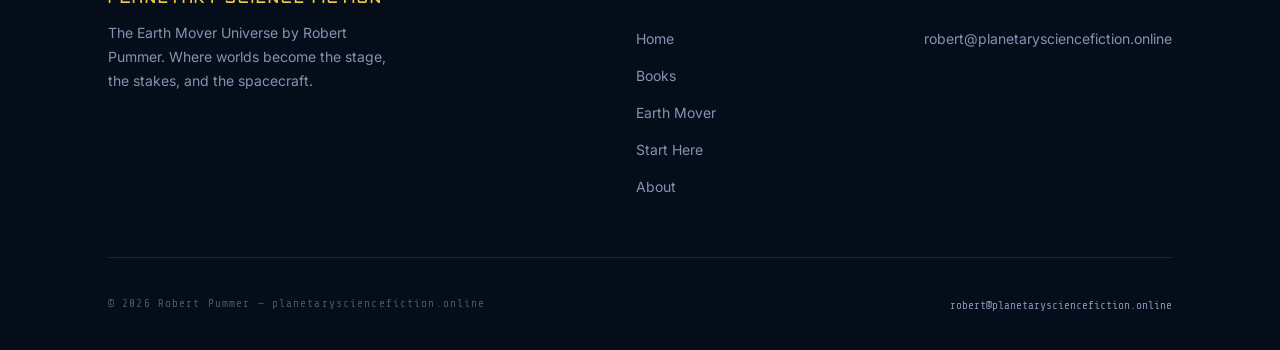
<file: start-here.html>
<!DOCTYPE html>
<html lang="en">
<head>
  <meta charset="UTF-8" />
  <meta name="viewport" content="width=device-width, initial-scale=1.0" />
  <title>Start Here — Free Book | Planetary Science Fiction</title>
  <meta name="description" content="Enter the Earth Mover Universe in under a minute. Get a free book and discover planetary science fiction — a new genre by Robert Pummer." />

  <!-- Open Graph / Facebook -->
  <meta property="og:type"        content="website" />
  <meta property="og:site_name"   content="Planetary Science Fiction" />
  <meta property="og:url"         content="https://planetarysciencefiction.online/start-here.html" />
  <meta property="og:title"       content="Get a Free Book — Enter the Earth Mover Universe" />
  <meta property="og:description" content="Enter the Earth Mover Universe in under a minute. Get a free first book from Robert Pummer's planetary science fiction series — no commitment." />
  <meta property="og:image"       content="https://planetarysciencefiction.online/images/One%20man%20one%20world%20no%20way%20back.jpg" />
  <meta property="og:image:alt"   content="Earth Mover Book One — One man. One world. No way back." />

  <!-- Twitter Card -->
  <meta name="twitter:card"        content="summary_large_image" />
  <meta name="twitter:title"       content="Get a Free Book — Enter the Earth Mover Universe" />
  <meta name="twitter:description" content="Enter the Earth Mover Universe in under a minute. Free first book from Robert Pummer's planetary science fiction series." />
  <meta name="twitter:image"       content="https://planetarysciencefiction.online/images/One%20man%20one%20world%20no%20way%20back.jpg" />

  <link rel="stylesheet" href="style.css" />
  <style>
    .entry-hero {
      min-height: 100vh;
      display: flex;
      align-items: center;
      padding-top: var(--nav-h);
      position: relative;
      overflow: hidden;
    }
    .entry-hero::after {
      content: '';
      position: absolute;
      inset: 0;
      background:
        radial-gradient(ellipse 70% 60% at 50% 50%, rgba(240,200,67,0.07) 0%, transparent 65%),
        radial-gradient(ellipse 40% 40% at 20% 70%, rgba(74,158,255,0.06) 0%, transparent 60%);
      pointer-events: none;
    }

    .entry-card {
      background: var(--bg-card);
      border: 1px solid var(--border-gold);
      border-radius: 6px;
      padding: clamp(2rem, 5vw, 3.5rem);
      max-width: 560px;
      margin: 0 auto;
      position: relative;
      overflow: hidden;
    }
    .entry-card::before {
      content: '';
      position: absolute;
      top: 0; left: 0; right: 0;
      height: 3px;
      background: linear-gradient(90deg, var(--cyan), var(--gold), var(--cyan));
    }

    .step-list {
      list-style: none;
      margin: 2rem 0;
    }
    .step-item {
      display: flex;
      align-items: flex-start;
      gap: 1.25rem;
      padding: 1rem 0;
      border-bottom: 1px solid var(--border);
    }
    .step-item:last-child { border-bottom: none; }
    .step-num {
      font-family: var(--font-display);
      font-size: 0.65rem;
      font-weight: 700;
      color: var(--gold);
      background: rgba(240,200,67,0.1);
      border: 1px solid var(--border-gold);
      border-radius: 2px;
      width: 32px;
      height: 32px;
      display: flex;
      align-items: center;
      justify-content: center;
      flex-shrink: 0;
      letter-spacing: 0.1em;
    }
    .step-content { flex: 1; }
    .step-title {
      font-family: var(--font-display);
      font-size: 0.8rem;
      font-weight: 700;
      text-transform: uppercase;
      letter-spacing: 0.1em;
      color: var(--text);
      margin-bottom: 0.25rem;
    }
    .step-text { font-size: 0.875rem; color: var(--text-muted); line-height: 1.65; }

    .faq-item {
      border-bottom: 1px solid var(--border);
      padding: 1.5rem 0;
    }
    .faq-item:last-child { border-bottom: none; }
    .faq-q {
      font-family: var(--font-display);
      font-size: 0.85rem;
      font-weight: 700;
      letter-spacing: 0.05em;
      color: var(--text);
      margin-bottom: 0.75rem;
      text-transform: uppercase;
    }
    .faq-a { font-size: 0.9rem; color: var(--text-muted); line-height: 1.75; }

    .orbit-badge {
      display: inline-flex;
      align-items: center;
      gap: 0.5rem;
      background: rgba(0,229,255,0.08);
      border: 1px solid rgba(0,229,255,0.3);
      border-radius: 100px;
      padding: 0.35rem 1rem;
      font-family: var(--font-mono);
      font-size: 0.65rem;
      letter-spacing: 0.2em;
      color: var(--cyan);
      text-transform: uppercase;
      margin-bottom: 1.5rem;
    }
    .orbit-badge::before {
      content: '';
      width: 6px;
      height: 6px;
      border-radius: 50%;
      background: var(--cyan);
      animation: blink 1.5s ease-in-out infinite;
    }
    @keyframes blink {
      0%, 100% { opacity: 1; }
      50% { opacity: 0.2; }
    }
  </style>
</head>
<body>

<canvas id="starfield"></canvas>

<div class="page-wrap">

  <!-- ── Navigation ── -->
  <nav class="nav">
    <a href="index.html" class="nav-logo">
      Planetary Science Fiction
      <span>Earth Mover Universe</span>
    </a>
    <ul class="nav-links">
      <li><a href="index.html">Home</a></li>
      <li><a href="books.html">Books</a></li>
      <li><a href="earth-mover.html">Earth Mover</a></li>
      <li><a href="start-here.html">Start Here</a></li>
      <li><a href="about.html">About</a></li>
    </ul>
    <div class="nav-toggle" aria-label="Toggle navigation">
      <span></span><span></span><span></span>
    </div>
  </nav>

  <!-- ── Entry Hero ── -->
  <section class="entry-hero grid-overlay">
    <div class="container" style="padding: 5rem 0; position:relative; z-index:1; width:100%;">

      <div style="text-align:center; margin-bottom:4rem;">
        <div class="orbit-badge">Transmission Open</div>
        <h1 class="hero-title" style="font-size:clamp(2rem,5vw,3.75rem); text-align:center; margin-bottom:1rem;">
          Enter the Universe<br>
          <span class="highlight">in Under a Minute</span>
        </h1>
        <p style="color:var(--text-muted); font-size:1.05rem; max-width:520px; margin:0 auto; line-height:1.8;">
          Get a free book and step into a genre built around the biggest idea
          science fiction has ever explored — a world that moves.
        </p>
      </div>

      <!-- Entry Card -->
      <div class="entry-card">
        <div style="text-align:center; margin-bottom:2rem;">
          <p class="section-label" style="justify-content:center;">Free Book Offer</p>
          <p style="font-family:var(--font-display); font-size:1.35rem; font-weight:800; color:var(--text); line-height:1.3;">
            Your First Journey<br><span style="color:var(--gold);">Costs Nothing</span>
          </p>
        </div>

        <form id="signup-form" action="https://payhip.com/b/yGq3l" method="get" target="_blank" style="margin-bottom:1.5rem;">
          <p style="font-size:0.875rem; color:var(--text-muted); margin-bottom:1.25rem; line-height:1.65;">
            Enter your email and receive immediate access to the first book in the
            Earth Mover Universe. No spam. No commitment. Just the story.
          </p>
          <div class="form-group" style="flex-direction:column; align-items:stretch;">
            <input
              type="email"
              class="form-input"
              placeholder="your@email.com"
              style="max-width:100%; min-width:0;"
              required
            />
            <button type="submit" class="btn btn-primary" style="justify-content:center; font-size:0.75rem; padding:1rem;">
              Send Me the Free Book &rarr;
            </button>
          </div>
          <p style="font-size:0.72rem; color:var(--text-dim); margin-top:0.75rem; text-align:center; font-family:var(--font-mono); letter-spacing:0.1em;">
            No spam. Unsubscribe anytime. Your data stays private.
          </p>
        </form>

        <div class="divider" style="margin: 1.5rem 0;"></div>

        <p style="font-size:0.8rem; color:var(--text-muted); text-align:center; line-height:1.7;">
          Prefer to go straight to the book?
          <a href="https://payhip.com/b/yGq3l" target="_blank" rel="noopener" style="color:var(--gold);">Get Earth Mover on Payhip &rarr;</a>
        </p>
      </div>

    </div>
  </section>

  <div class="divider"></div>

  <!-- ── What You're Entering ── -->
  <section class="section-pad bg-deep grid-overlay">
    <div class="container">
      <div class="section-header text-center">
        <p class="section-label" style="justify-content:center;">The Concept</p>
        <h2 class="section-title">What Is <span>Planetary Science Fiction?</span></h2>
        <p class="section-lead" style="max-width:600px; margin:1rem auto 0;">
          A genre where the planet itself becomes the protagonist, the vessel,
          and the stage. This is not about leaving Earth — it is about what happens
          when you refuse to leave without it.
        </p>
      </div>

      <div style="display:grid; grid-template-columns:repeat(auto-fit,minmax(240px,1fr)); gap:1.5rem; margin-top:3rem;">

        <div class="card">
          <div style="font-size:2rem; margin-bottom:1rem;">&#127968;</div>
          <div class="feature-title">World as Spacecraft</div>
          <p class="feature-text">Earth is not the destination. Earth is the ship. Everything — every person, every history, every tree — travels into deep space together.</p>
        </div>

        <div class="card">
          <div style="font-size:2rem; margin-bottom:1rem;">&#9883;</div>
          <div class="feature-title">Civilizational Stakes</div>
          <p class="feature-text">The conflict isn't between characters — it's between the forces that define what humanity will become when the ground itself is always moving.</p>
        </div>

        <div class="card">
          <div style="font-size:2rem; margin-bottom:1rem;">&#128269;</div>
          <div class="feature-title">Grounded Speculation</div>
          <p class="feature-text">Built on real science, real physics, real human psychology — stretched to a scale that demands new thinking about what we are and where we're going.</p>
        </div>

      </div>
    </div>
  </section>

  <div class="divider"></div>

  <!-- ── How to Start ── -->
  <section class="section-pad">
    <div class="container">
      <div class="split-two-lg">

        <div>
          <div class="section-header">
            <p class="section-label">Getting Started</p>
            <h2 class="section-title">How the <span>Journey Begins</span></h2>
          </div>

          <ul class="step-list">
            <li class="step-item">
              <div class="step-num">01</div>
              <div class="step-content">
                <div class="step-title">Enter Your Email</div>
                <p class="step-text">Submit the form above to receive your free first book. You'll have it in moments — no accounts, no checkout process.</p>
              </div>
            </li>
            <li class="step-item">
              <div class="step-num">02</div>
              <div class="step-content">
                <div class="step-title">Read Earth Mover</div>
                <p class="step-text">Start with Book One. It's the origin — the moment one man triggers the most consequential event in human history.</p>
              </div>
            </li>
            <li class="step-item">
              <div class="step-num">03</div>
              <div class="step-content">
                <div class="step-title">Continue the Series</div>
                <p class="step-text">Books Two, Three, and Four expand the universe in scope and consequence. The full series is available on Payhip, and the omnibus collects all four.</p>
              </div>
            </li>
            <li class="step-item">
              <div class="step-num">04</div>
              <div class="step-content">
                <div class="step-title">Reach Out</div>
                <p class="step-text">Questions, thoughts, or reader feedback? Robert is reachable at <a href="mailto:robert@planetarysciencefiction.online">robert@planetarysciencefiction.online</a>.</p>
              </div>
            </li>
          </ul>
        </div>

        <div>
          <div class="section-header">
            <p class="section-label">Common Questions</p>
            <h2 class="section-title">Reader <span>FAQ</span></h2>
          </div>

          <div class="faq-item">
            <div class="faq-q">Do I need to read in order?</div>
            <p class="faq-a">The series rewards sequential reading — each book builds on the last. But each novel is designed to be an entry point. Start wherever the concept grabs you.</p>
          </div>

          <div class="faq-item">
            <div class="faq-q">Is this hard science fiction?</div>
            <p class="faq-a">It is grounded in real physics and science, but the priority is narrative and human consequence — not technical specification. Think Kim Stanley Robinson more than Arthur C. Clarke.</p>
          </div>

          <div class="faq-item">
            <div class="faq-q">What formats are available?</div>
            <p class="faq-a">Digital editions are available through Payhip. The hardcover omnibus collects all four novels in a single physical volume.</p>
          </div>

          <div class="faq-item">
            <div class="faq-q">Is the series complete?</div>
            <p class="faq-a">Yes. All four novels are written and available. The Earth Mover Universe tells a complete story with a beginning, middle, and end.</p>
          </div>

        </div>

      </div>
    </div>
  </section>

  <div class="divider"></div>

  <!-- ── Concept Summary ── -->
  <section class="cta-band">
    <div class="container cta-band-inner">
      <div class="scan-line" style="margin-bottom:2rem; max-width:480px; margin-left:auto; margin-right:auto;">
        <span class="scan-line-text">Core Transmission</span>
      </div>
      <div class="pull-quote" style="border:none; padding:0; text-align:center; max-width:640px; margin:0 auto 2.5rem;">
        "Worlds become the stage, the stakes, and the spacecraft."
      </div>
      <p style="color:var(--text-muted); font-size:1.05rem; max-width:500px; margin:0 auto 2.5rem;">
        Begin the Earth Mover Universe. Your free copy is waiting.
      </p>
      <a href="#signup-form" class="btn btn-primary" onclick="document.querySelector('.form-input').focus(); return false;">
        Get Your Free Book &rarr;
      </a>
    </div>
  </section>

  <!-- ── Footer ── -->
  <footer class="footer">
    <div class="container">
      <div class="footer-grid">
        <div>
          <div class="footer-brand">Planetary Science Fiction</div>
          <p class="footer-tagline">The Earth Mover Universe by Robert Pummer. Where worlds become the stage, the stakes, and the spacecraft.</p>
        </div>
        <div>
          <div class="footer-heading">Navigate</div>
          <ul class="footer-links">
            <li><a href="index.html">Home</a></li>
            <li><a href="books.html">Books</a></li>
            <li><a href="earth-mover.html">Earth Mover</a></li>
            <li><a href="start-here.html">Start Here</a></li>
            <li><a href="about.html">About</a></li>
          </ul>
        </div>
        <div>
          <div class="footer-heading">Contact</div>
          <ul class="footer-links">
            <li><a href="mailto:robert@planetarysciencefiction.online">robert@planetarysciencefiction.online</a></li>
          </ul>
        </div>
      </div>
      <div class="footer-bottom">
        <div class="footer-copy">&copy; 2026 Robert Pummer &mdash; planetarysciencefiction.online</div>
        <div class="footer-contact"><a href="mailto:robert@planetarysciencefiction.online">robert@planetarysciencefiction.online</a></div>
      </div>
    </div>
  </footer>

</div><!-- .page-wrap -->

<script src="main.js"></script>
</body>
</html>
</file>
<file: style.css>
/* ============================================================
   Planetary Science Fiction — Shared Design System
   Color palette: Deep Space Dark + Stellar Gold + Nebula Cyan
   ============================================================ */

@import url('https://fonts.googleapis.com/css2?family=Orbitron:wght@400;500;600;700;800;900&family=Inter:wght@300;400;500;600&family=Share+Tech+Mono&display=swap');

/* ── Custom Properties ────────────────────────────────────── */
:root {
  --bg-void:      #030710;
  --bg-deep:      #050d1a;
  --bg-card:      #0a1628;
  --bg-card-alt:  #0d1e38;
  --bg-glass:     rgba(10, 22, 40, 0.75);

  --gold:         #f0c843;
  --gold-dim:     #c9a52e;
  --gold-glow:    rgba(240, 200, 67, 0.25);

  --cyan:         #00e5ff;
  --cyan-dim:     #00b8cc;
  --cyan-glow:    rgba(0, 229, 255, 0.2);

  --blue:         #4a9eff;
  --blue-dim:     #2d7fd4;
  --blue-glow:    rgba(74, 158, 255, 0.2);

  --text:         #e8eaf6;
  --text-muted:   #8892b0;
  --text-dim:     #4a5568;

  --border:       rgba(74, 158, 255, 0.18);
  --border-gold:  rgba(240, 200, 67, 0.35);

  --nav-h:        72px;

  --font-display: 'Orbitron', 'Courier New', monospace;
  --font-body:    'Inter', 'Segoe UI', sans-serif;
  --font-mono:    'Share Tech Mono', 'Courier New', monospace;
}

/* ── Reset & Base ─────────────────────────────────────────── */
*, *::before, *::after { box-sizing: border-box; margin: 0; padding: 0; }

html { scroll-behavior: smooth; font-size: 16px; }

body {
  background-color: var(--bg-void);
  color: var(--text);
  font-family: var(--font-body);
  font-weight: 400;
  line-height: 1.7;
  overflow-x: hidden;
  min-height: 100vh;
}

img { max-width: 100%; display: block; }
a   { color: var(--cyan); text-decoration: none; transition: color 0.25s; }
a:hover { color: var(--gold); }

/* ── Starfield Canvas Background ─────────────────────────── */
#starfield {
  position: fixed;
  inset: 0;
  z-index: 0;
  pointer-events: none;
}

/* ── Global Layout Wrapper ────────────────────────────────── */
.page-wrap {
  position: relative;
  z-index: 1;
  min-height: 100vh;
  display: flex;
  flex-direction: column;
}

/* ── Navigation ───────────────────────────────────────────── */
.nav {
  position: fixed;
  top: 0; left: 0; right: 0;
  z-index: 100;
  height: var(--nav-h);
  display: flex;
  align-items: center;
  justify-content: space-between;
  padding: 0 clamp(1.5rem, 5vw, 4rem);
  background: rgba(3, 7, 16, 0.85);
  backdrop-filter: blur(16px);
  -webkit-backdrop-filter: blur(16px);
  border-bottom: 1px solid var(--border);
}

.nav-logo {
  font-family: var(--font-display);
  font-weight: 700;
  font-size: 0.85rem;
  letter-spacing: 0.15em;
  color: var(--gold);
  text-transform: uppercase;
  line-height: 1.2;
}
.nav-logo span { display: block; font-size: 0.6rem; color: var(--text-muted); letter-spacing: 0.3em; font-weight: 400; }

.nav-links {
  display: flex;
  gap: 2rem;
  list-style: none;
}
.nav-links a {
  font-family: var(--font-display);
  font-size: 0.65rem;
  font-weight: 600;
  letter-spacing: 0.2em;
  text-transform: uppercase;
  color: var(--text-muted);
  padding: 0.25rem 0;
  border-bottom: 1px solid transparent;
  transition: color 0.25s, border-color 0.25s;
}
.nav-links a:hover,
.nav-links a.active {
  color: var(--cyan);
  border-color: var(--cyan);
}

/* Hamburger for mobile */
.nav-toggle {
  display: none;
  flex-direction: column;
  gap: 5px;
  cursor: pointer;
  padding: 4px;
}
.nav-toggle span {
  display: block;
  width: 24px;
  height: 2px;
  background: var(--text-muted);
  transition: 0.3s;
}

/* ── Section Base ─────────────────────────────────────────── */
section { position: relative; }

.container {
  max-width: 1160px;
  margin: 0 auto;
  padding: 0 clamp(1.5rem, 5vw, 3rem);
}

/* ── Grid Overlay Texture ─────────────────────────────────── */
.grid-overlay::before {
  content: '';
  position: absolute;
  inset: 0;
  background-image:
    linear-gradient(rgba(74,158,255,0.04) 1px, transparent 1px),
    linear-gradient(90deg, rgba(74,158,255,0.04) 1px, transparent 1px);
  background-size: 60px 60px;
  pointer-events: none;
  z-index: 0;
}

/* ── Hero Sections ────────────────────────────────────────── */
.hero {
  min-height: 100vh;
  display: flex;
  align-items: center;
  padding-top: var(--nav-h);
  overflow: hidden;
  position: relative;
}
.hero::after {
  content: '';
  position: absolute;
  inset: 0;
  background:
    radial-gradient(ellipse 60% 50% at 50% 60%, rgba(74,158,255,0.07) 0%, transparent 70%),
    radial-gradient(ellipse 40% 30% at 20% 80%, rgba(240,200,67,0.05) 0%, transparent 60%);
  pointer-events: none;
}

.hero-inner {
  position: relative;
  z-index: 1;
  padding: 6rem 0 5rem;
}

.hero-eyebrow {
  font-family: var(--font-mono);
  font-size: 0.75rem;
  letter-spacing: 0.35em;
  text-transform: uppercase;
  color: var(--cyan);
  margin-bottom: 1.5rem;
  display: flex;
  align-items: center;
  gap: 0.75rem;
}
.hero-eyebrow::before {
  content: '';
  display: inline-block;
  width: 40px;
  height: 1px;
  background: var(--cyan);
}

.hero-title {
  font-family: var(--font-display);
  font-size: clamp(2.5rem, 6vw, 5.5rem);
  font-weight: 900;
  line-height: 1.0;
  letter-spacing: -0.02em;
  color: var(--text);
  margin-bottom: 1.5rem;
}
.hero-title .highlight {
  color: var(--gold);
  display: block;
}
.hero-title .dim { color: var(--text-muted); }

.hero-sub {
  font-size: clamp(1rem, 2vw, 1.25rem);
  color: var(--text-muted);
  max-width: 600px;
  margin-bottom: 2.5rem;
  line-height: 1.8;
}

.hero-tagline {
  font-family: var(--font-display);
  font-size: clamp(1rem, 2.5vw, 1.35rem);
  font-weight: 600;
  color: var(--gold);
  letter-spacing: 0.05em;
  margin-bottom: 2.5rem;
  border-left: 3px solid var(--gold);
  padding-left: 1rem;
}

.hero-cta {
  display: flex;
  flex-wrap: wrap;
  gap: 1rem;
  align-items: center;
}

/* ── Buttons ──────────────────────────────────────────────── */
.btn {
  display: inline-flex;
  align-items: center;
  gap: 0.5rem;
  font-family: var(--font-display);
  font-size: 0.65rem;
  font-weight: 700;
  letter-spacing: 0.2em;
  text-transform: uppercase;
  padding: 0.875rem 2rem;
  border-radius: 2px;
  border: 1px solid transparent;
  cursor: pointer;
  transition: all 0.25s;
  white-space: nowrap;
}

.btn-primary {
  background: var(--gold);
  color: #030710;
  border-color: var(--gold);
}
.btn-primary:hover {
  background: transparent;
  color: var(--gold);
  box-shadow: 0 0 24px var(--gold-glow);
}

.btn-secondary {
  background: transparent;
  color: var(--cyan);
  border-color: var(--cyan);
}
.btn-secondary:hover {
  background: var(--cyan-glow);
  box-shadow: 0 0 24px var(--cyan-glow);
}

.btn-ghost {
  background: transparent;
  color: var(--text-muted);
  border-color: var(--border);
}
.btn-ghost:hover {
  color: var(--text);
  border-color: rgba(74,158,255,0.5);
}

/* ── Section Headers ──────────────────────────────────────── */
.section-header {
  margin-bottom: 3.5rem;
}
.section-label {
  font-family: var(--font-mono);
  font-size: 0.7rem;
  letter-spacing: 0.35em;
  text-transform: uppercase;
  color: var(--cyan);
  margin-bottom: 0.75rem;
  display: flex;
  align-items: center;
  gap: 0.75rem;
}
.section-label::before {
  content: '//';
  opacity: 0.5;
}
.section-title {
  font-family: var(--font-display);
  font-size: clamp(1.75rem, 4vw, 2.75rem);
  font-weight: 800;
  color: var(--text);
  line-height: 1.15;
  letter-spacing: -0.01em;
}
.section-title span { color: var(--gold); }
.section-lead {
  margin-top: 1rem;
  font-size: 1.05rem;
  color: var(--text-muted);
  max-width: 640px;
  line-height: 1.8;
}

/* ── Cards ────────────────────────────────────────────────── */
.card {
  background: var(--bg-card);
  border: 1px solid var(--border);
  border-radius: 4px;
  padding: 2rem;
  transition: border-color 0.3s, box-shadow 0.3s, transform 0.3s;
  position: relative;
  overflow: hidden;
}
.card::before {
  content: '';
  position: absolute;
  top: 0; left: 0; right: 0;
  height: 2px;
  background: linear-gradient(90deg, transparent, var(--cyan), transparent);
  opacity: 0;
  transition: opacity 0.3s;
}
.card:hover {
  border-color: rgba(74,158,255,0.4);
  box-shadow: 0 8px 40px rgba(74,158,255,0.1);
  transform: translateY(-2px);
}
.card:hover::before { opacity: 1; }

.card-gold::before {
  background: linear-gradient(90deg, transparent, var(--gold), transparent);
}
.card-gold:hover {
  border-color: var(--border-gold);
  box-shadow: 0 8px 40px var(--gold-glow);
}

/* ── Book Cards ───────────────────────────────────────────── */
.books-grid {
  display: grid;
  grid-template-columns: repeat(auto-fill, minmax(280px, 1fr));
  gap: 1.5rem;
}

.book-card {
  background: var(--bg-card);
  border: 1px solid var(--border);
  border-radius: 4px;
  overflow: hidden;
  transition: all 0.3s;
  display: flex;
  flex-direction: column;
}
.book-card:hover {
  border-color: var(--border-gold);
  box-shadow: 0 8px 40px var(--gold-glow);
  transform: translateY(-3px);
}

.book-cover {
  width: 100%;
  aspect-ratio: 2/3;
  object-fit: cover;
  object-position: center top;
  background: var(--bg-card-alt);
  display: block;
}
.book-cover-placeholder {
  width: 100%;
  aspect-ratio: 2/3;
  background: linear-gradient(135deg, var(--bg-card-alt) 0%, #0f2a4a 100%);
  display: flex;
  align-items: center;
  justify-content: center;
  flex-direction: column;
  gap: 1rem;
  padding: 2rem;
}
.book-cover-placeholder .book-num {
  font-family: var(--font-display);
  font-size: 3rem;
  font-weight: 900;
  color: rgba(240,200,67,0.15);
  line-height: 1;
}
.book-cover-placeholder .book-icon {
  font-size: 2.5rem;
  opacity: 0.4;
}

.book-body { padding: 1.5rem; flex: 1; display: flex; flex-direction: column; }
.book-series-tag {
  font-family: var(--font-mono);
  font-size: 0.65rem;
  letter-spacing: 0.25em;
  color: var(--cyan);
  text-transform: uppercase;
  margin-bottom: 0.5rem;
}
.book-title {
  font-family: var(--font-display);
  font-size: 1rem;
  font-weight: 700;
  color: var(--text);
  margin-bottom: 0.5rem;
  line-height: 1.3;
}
.book-tagline {
  font-size: 0.8rem;
  color: var(--gold);
  font-style: italic;
  margin-bottom: 1rem;
}
.book-desc {
  font-size: 0.875rem;
  color: var(--text-muted);
  line-height: 1.7;
  flex: 1;
  margin-bottom: 1.5rem;
}
.book-footer { margin-top: auto; }

/* ── Data Display Elements ────────────────────────────────── */
.data-row {
  display: flex;
  align-items: baseline;
  gap: 1rem;
  padding: 0.75rem 0;
  border-bottom: 1px solid var(--border);
}
.data-label {
  font-family: var(--font-mono);
  font-size: 0.7rem;
  letter-spacing: 0.2em;
  color: var(--text-dim);
  text-transform: uppercase;
  min-width: 160px;
  flex-shrink: 0;
}
.data-value {
  font-size: 0.9rem;
  color: var(--text);
}
.data-value.highlight { color: var(--gold); font-weight: 600; }

/* ── Stat Blocks ──────────────────────────────────────────── */
.stats-row {
  display: grid;
  grid-template-columns: repeat(auto-fit, minmax(160px, 1fr));
  gap: 1px;
  background: var(--border);
  border: 1px solid var(--border);
  border-radius: 4px;
  overflow: hidden;
}
.stat-block {
  background: var(--bg-card);
  padding: 2rem 1.5rem;
  text-align: center;
}
.stat-num {
  font-family: var(--font-display);
  font-size: 2.5rem;
  font-weight: 900;
  color: var(--gold);
  line-height: 1;
  margin-bottom: 0.5rem;
}
.stat-label {
  font-family: var(--font-mono);
  font-size: 0.65rem;
  letter-spacing: 0.25em;
  color: var(--text-muted);
  text-transform: uppercase;
}

/* ── Feature Grid ─────────────────────────────────────────── */
.feature-grid {
  display: grid;
  grid-template-columns: repeat(auto-fit, minmax(260px, 1fr));
  gap: 1.5rem;
}

.feature-card {
  padding: 2rem;
  background: var(--bg-card);
  border: 1px solid var(--border);
  border-radius: 4px;
  transition: all 0.3s;
}
.feature-card:hover {
  border-color: rgba(74,158,255,0.35);
  box-shadow: 0 4px 30px var(--blue-glow);
}

.feature-icon {
  font-size: 1.75rem;
  margin-bottom: 1.25rem;
  display: block;
}
.feature-title {
  font-family: var(--font-display);
  font-size: 0.85rem;
  font-weight: 700;
  letter-spacing: 0.08em;
  color: var(--text);
  margin-bottom: 0.75rem;
  text-transform: uppercase;
}
.feature-text {
  font-size: 0.9rem;
  color: var(--text-muted);
  line-height: 1.7;
}

/* ── Quote/Pull Highlight ─────────────────────────────────── */
.pull-quote {
  font-family: var(--font-display);
  font-size: clamp(1.2rem, 3vw, 1.75rem);
  font-weight: 700;
  color: var(--gold);
  line-height: 1.4;
  border-left: 3px solid var(--gold);
  padding: 1rem 0 1rem 2rem;
  letter-spacing: 0.02em;
}

/* ── Horizontal Rule / Divider ────────────────────────────── */
.divider {
  height: 1px;
  background: linear-gradient(90deg, transparent, var(--border), transparent);
  margin: 0;
}

/* ── Section Padding ──────────────────────────────────────── */
.section-pad { padding: 6rem 0; }
.section-pad-sm { padding: 4rem 0; }

/* ── Background Variants ──────────────────────────────────── */
.bg-deep   { background: var(--bg-deep); }
.bg-card   { background: var(--bg-card); }

/* ── CTA Band ─────────────────────────────────────────────── */
.cta-band {
  background: linear-gradient(135deg, #0a1628 0%, #0d2040 100%);
  border-top: 1px solid var(--border-gold);
  border-bottom: 1px solid var(--border-gold);
  padding: 5rem 0;
  text-align: center;
  position: relative;
  overflow: hidden;
}
.cta-band::before {
  content: '';
  position: absolute;
  inset: 0;
  background:
    radial-gradient(ellipse 60% 80% at 50% 50%, rgba(240,200,67,0.07) 0%, transparent 70%);
  pointer-events: none;
}
.cta-band-inner { position: relative; z-index: 1; }
.cta-band h2 {
  font-family: var(--font-display);
  font-size: clamp(1.5rem, 4vw, 2.5rem);
  font-weight: 900;
  color: var(--text);
  margin-bottom: 1rem;
}
.cta-band h2 span { color: var(--gold); }
.cta-band p {
  color: var(--text-muted);
  font-size: 1.05rem;
  max-width: 520px;
  margin: 0 auto 2.5rem;
}

/* ── Form Elements ────────────────────────────────────────── */
.form-group { display: flex; gap: 0.75rem; flex-wrap: wrap; justify-content: center; }

.form-input {
  flex: 1;
  min-width: 240px;
  max-width: 380px;
  background: var(--bg-deep);
  border: 1px solid var(--border);
  border-radius: 2px;
  padding: 0.875rem 1.25rem;
  color: var(--text);
  font-family: var(--font-body);
  font-size: 0.9rem;
  outline: none;
  transition: border-color 0.25s;
}
.form-input::placeholder { color: var(--text-dim); }
.form-input:focus { border-color: var(--cyan); box-shadow: 0 0 0 2px var(--cyan-glow); }

/* ── Terminal/Data Block ──────────────────────────────────── */
.terminal {
  background: #02060e;
  border: 1px solid var(--border);
  border-radius: 4px;
  padding: 1.5rem 2rem;
  font-family: var(--font-mono);
  font-size: 0.85rem;
  color: var(--cyan);
  line-height: 1.8;
}
.terminal .prompt { color: var(--text-dim); }
.terminal .value  { color: var(--text); }
.terminal .gold   { color: var(--gold); }
.terminal .dim    { color: var(--text-dim); }

/* ── Recommended Books Grid ───────────────────────────────── */
.rec-grid {
  display: grid;
  grid-template-columns: repeat(auto-fill, minmax(200px, 1fr));
  gap: 1rem;
}
.rec-card {
  background: var(--bg-card-alt);
  border: 1px solid var(--border);
  border-radius: 4px;
  padding: 1.25rem;
  transition: all 0.25s;
}
.rec-card:hover {
  border-color: rgba(74,158,255,0.35);
  transform: translateY(-2px);
}
.rec-card a { color: var(--text); }
.rec-card a:hover { color: var(--gold); }
.rec-author {
  font-size: 0.75rem;
  color: var(--text-muted);
  margin-top: 0.35rem;
  font-family: var(--font-mono);
}

/* ── Timeline / Series Order ──────────────────────────────── */
.timeline {
  display: flex;
  flex-direction: column;
  gap: 0;
  position: relative;
}
.timeline::before {
  content: '';
  position: absolute;
  left: 20px;
  top: 0; bottom: 0;
  width: 1px;
  background: linear-gradient(to bottom, var(--cyan), var(--gold));
}
.timeline-item {
  display: flex;
  gap: 2rem;
  padding: 2rem 0 2rem 3.5rem;
  position: relative;
}
.timeline-dot {
  position: absolute;
  left: 12px;
  top: 2.5rem;
  width: 17px;
  height: 17px;
  border-radius: 50%;
  background: var(--bg-deep);
  border: 2px solid var(--cyan);
  transition: all 0.3s;
}
.timeline-item:hover .timeline-dot {
  background: var(--cyan);
  box-shadow: 0 0 16px var(--cyan-glow);
}
.timeline-cover {
  width: 110px;
  flex-shrink: 0;
  border-radius: 3px;
  border: 1px solid var(--border);
  object-fit: cover;
  align-self: flex-start;
  margin-top: 0.25rem;
  transition: border-color 0.3s, box-shadow 0.3s;
}
.timeline-item:hover .timeline-cover {
  border-color: var(--border-gold);
  box-shadow: 0 4px 20px var(--gold-glow);
}

@media (max-width: 600px) {
  .timeline-cover { width: 80px; }
}

.timeline-num {
  font-family: var(--font-display);
  font-size: 0.6rem;
  letter-spacing: 0.2em;
  color: var(--text-dim);
  text-transform: uppercase;
  margin-bottom: 0.35rem;
}
.timeline-title {
  font-family: var(--font-display);
  font-size: 1.1rem;
  font-weight: 700;
  color: var(--text);
  margin-bottom: 0.5rem;
}
.timeline-tagline { font-size: 0.875rem; color: var(--gold); font-style: italic; margin-bottom: 0.75rem; }
.timeline-desc { font-size: 0.9rem; color: var(--text-muted); line-height: 1.7; }

/* ── Omnibus Banner ───────────────────────────────────────── */
.omnibus-banner {
  background: linear-gradient(135deg, #0d1a30 0%, #1a2a0d 100%);
  border: 1px solid var(--border-gold);
  border-radius: 4px;
  padding: 2.5rem;
  display: flex;
  align-items: center;
  gap: 2rem;
  flex-wrap: wrap;
}
.omnibus-label {
  font-family: var(--font-mono);
  font-size: 0.65rem;
  letter-spacing: 0.3em;
  color: var(--gold);
  text-transform: uppercase;
  margin-bottom: 0.5rem;
}
.omnibus-title {
  font-family: var(--font-display);
  font-size: 1.5rem;
  font-weight: 800;
  color: var(--text);
  margin-bottom: 0.5rem;
}
.omnibus-desc { font-size: 0.9rem; color: var(--text-muted); max-width: 480px; }
.omnibus-actions { margin-left: auto; flex-shrink: 0; }

/* ── Footer ───────────────────────────────────────────────── */
.footer {
  background: var(--bg-deep);
  border-top: 1px solid var(--border);
  padding: 3.5rem 0 2rem;
  margin-top: auto;
}
.footer-grid {
  display: grid;
  grid-template-columns: 2fr 1fr 1fr;
  gap: 3rem;
  margin-bottom: 3rem;
}
.footer-brand {
  font-family: var(--font-display);
  font-size: 0.8rem;
  font-weight: 700;
  letter-spacing: 0.15em;
  color: var(--gold);
  text-transform: uppercase;
  margin-bottom: 0.75rem;
}
.footer-tagline {
  font-size: 0.875rem;
  color: var(--text-muted);
  line-height: 1.7;
  max-width: 280px;
}
.footer-heading {
  font-family: var(--font-mono);
  font-size: 0.65rem;
  letter-spacing: 0.3em;
  text-transform: uppercase;
  color: var(--text-dim);
  margin-bottom: 1.25rem;
}
.footer-links { list-style: none; }
.footer-links li { margin-bottom: 0.6rem; }
.footer-links a {
  font-size: 0.875rem;
  color: var(--text-muted);
  transition: color 0.2s;
}
.footer-links a:hover { color: var(--cyan); }

.footer-bottom {
  border-top: 1px solid var(--border);
  padding-top: 2rem;
  display: flex;
  align-items: center;
  justify-content: space-between;
  flex-wrap: wrap;
  gap: 1rem;
}
.footer-copy {
  font-family: var(--font-mono);
  font-size: 0.7rem;
  color: var(--text-dim);
  letter-spacing: 0.1em;
}
.footer-contact a {
  font-family: var(--font-mono);
  font-size: 0.7rem;
  color: var(--text-muted);
}
.footer-contact a:hover { color: var(--gold); }

/* ── Utility Classes ──────────────────────────────────────── */
.text-gold  { color: var(--gold); }
.text-cyan  { color: var(--cyan); }
.text-muted { color: var(--text-muted); }
.text-center { text-align: center; }
.mono { font-family: var(--font-mono); }

/* ── Page Header (non-hero pages) ────────────────────────── */
.page-header {
  padding: calc(var(--nav-h) + 4rem) 0 4rem;
  position: relative;
  overflow: hidden;
}
.page-header::after {
  content: '';
  position: absolute;
  inset: 0;
  background: radial-gradient(ellipse 70% 60% at 50% 100%, rgba(74,158,255,0.07) 0%, transparent 70%);
  pointer-events: none;
}
.page-header-inner { position: relative; z-index: 1; }

/* ── Scanline accent lines ────────────────────────────────── */
.scan-line {
  display: flex;
  align-items: center;
  gap: 1rem;
  margin-bottom: 2rem;
}
.scan-line::before,
.scan-line::after {
  content: '';
  flex: 1;
  height: 1px;
}
.scan-line::before { background: linear-gradient(to right, transparent, var(--border)); }
.scan-line::after  { background: linear-gradient(to left, transparent, var(--border)); }
.scan-line-text {
  font-family: var(--font-mono);
  font-size: 0.65rem;
  letter-spacing: 0.3em;
  color: var(--text-dim);
  text-transform: uppercase;
  white-space: nowrap;
}

/* ── Hero Two-Column Layout ───────────────────────────────── */
.hero-two-col {
  display: grid;
  grid-template-columns: 1fr 1fr;
  gap: 4rem;
  align-items: center;
  width: 100%;
}
.hero-left { min-width: 0; }
.hero-right { min-width: 0; }

.hero-video-wrap {
  position: relative;
  border-radius: 6px;
  overflow: hidden;
  border: 1px solid var(--border-gold);
  box-shadow:
    0 0 0 1px rgba(240,200,67,0.1),
    0 20px 80px rgba(0,0,0,0.5),
    0 0 60px rgba(74,158,255,0.1);
}
.hero-video-wrap::before {
  content: '';
  position: absolute;
  top: 0; left: 0; right: 0;
  height: 2px;
  background: linear-gradient(90deg, var(--cyan), var(--gold), var(--cyan));
  z-index: 2;
}
.hero-video-wrap video {
  display: block;
  width: 100%;
  height: auto;
  aspect-ratio: 16/9;
  object-fit: cover;
}
.hero-video-label {
  font-family: var(--font-mono);
  font-size: 0.62rem;
  letter-spacing: 0.25em;
  color: var(--text-dim);
  text-transform: uppercase;
  padding: 0.6rem 0.25rem 0;
}

@media (max-width: 960px) {
  .hero-two-col {
    grid-template-columns: 1fr;
    gap: 2.5rem;
  }
  .hero-right { order: -1; max-width: 560px; margin: 0 auto; width: 100%; }
}

/* ── Responsive Grid Utilities ────────────────────────────── */
/* Used instead of inline style="display:grid;grid-template-columns:1fr 1fr" */
.split-two {
  display: grid;
  grid-template-columns: 1fr 1fr;
  gap: 2rem;
  align-items: start;
}
.split-two-lg {
  display: grid;
  grid-template-columns: 1fr 1fr;
  gap: 4rem;
  align-items: start;
}

/* ── Tablet (max 960px) ───────────────────────────────────── */
@media (max-width: 960px) {
  .hero-two-col {
    grid-template-columns: 1fr;
    gap: 2.5rem;
  }
  .hero-right { order: -1; max-width: 560px; margin: 0 auto; width: 100%; }

  .split-two-lg { gap: 2.5rem; }
}

/* ── Mobile (max 768px) ───────────────────────────────────── */
@media (max-width: 768px) {
  /* Nav */
  .nav-links { display: none; }
  .nav-links.open {
    display: flex;
    flex-direction: column;
    position: absolute;
    top: var(--nav-h);
    left: 0; right: 0;
    background: rgba(3,7,16,0.98);
    padding: 1.5rem 2rem 2rem;
    border-bottom: 1px solid var(--border);
    gap: 1.25rem;
    z-index: 99;
  }
  .nav-toggle { display: flex; }

  /* Section spacing */
  .section-pad    { padding: 3.5rem 0; }
  .section-pad-sm { padding: 2rem 0; }
  .cta-band       { padding: 3.5rem 0; }

  /* Hero */
  .hero        { min-height: auto; }
  .hero-inner  { padding-top: 3rem; padding-bottom: 3rem; }
  .hero-title  { font-size: clamp(1.9rem, 8vw, 3rem); }
  .hero-cta    { flex-direction: column; align-items: stretch; }
  .hero-cta .btn { justify-content: center; text-align: center; }

  /* Two-column grids → single column */
  .split-two,
  .split-two-lg { grid-template-columns: 1fr; gap: 2rem; }

  /* Books */
  .books-grid { grid-template-columns: repeat(auto-fill, minmax(240px, 1fr)); }

  /* Feature grid */
  .feature-grid { grid-template-columns: 1fr; }

  /* Timeline */
  .timeline::before { left: 10px; }
  .timeline-item    { padding-left: 2.25rem; gap: 1rem; flex-wrap: wrap; }
  .timeline-dot     { left: 2px; }
  .timeline-cover   { width: 80px; }

  /* Stats — 2 × 2 on mobile */
  .stats-row { grid-template-columns: 1fr 1fr; }
  .stat-block { padding: 1.5rem 1rem; }
  .stat-num   { font-size: 2rem; }

  /* Terminal — horizontal scroll instead of overflow */
  .terminal { overflow-x: auto; font-size: 0.78rem; padding: 1.25rem; }

  /* Omnibus */
  .omnibus-banner  { flex-direction: column; gap: 1.5rem; }
  .omnibus-actions { margin-left: 0; }

  /* Footer */
  .footer-grid   { grid-template-columns: 1fr; gap: 2rem; }
  .footer-bottom { flex-direction: column; text-align: center; }

  /* Recommended reading — 2-col on mobile */
  .rec-grid { grid-template-columns: 1fr 1fr; }

  /* Section headers */
  .section-title { font-size: clamp(1.5rem, 6vw, 2rem); }
  .section-lead  { font-size: 0.95rem; }

  /* Pull quote */
  .pull-quote { font-size: 1rem; padding-left: 1rem; }

  /* Page header */
  .page-header { padding-top: calc(var(--nav-h) + 2.5rem); padding-bottom: 2.5rem; }

  /* CTA band buttons */
  .cta-band .btn { display: inline-flex; }
}

/* ── Small phones (max 480px) ─────────────────────────────── */
@media (max-width: 480px) {
  :root { --nav-h: 64px; }

  .container { padding: 0 1.25rem; }

  /* Books — single column on very small screens */
  .books-grid { grid-template-columns: 1fr; }

  /* Rec grid — single column */
  .rec-grid { grid-template-columns: 1fr; }

  /* Stats — keep 2-col but smaller */
  .stat-num { font-size: 1.75rem; }

  /* Timeline — hide cover to save space */
  .timeline-cover { display: none; }
  .timeline-item  { padding-left: 2rem; }

  /* Omnibus image */
  .omnibus-banner img { width: 100px; }

  /* Form group stacked */
  .form-group { flex-direction: column; align-items: stretch; }
  .form-input { max-width: 100%; }

  /* Hero eyebrow */
  .hero-eyebrow { font-size: 0.65rem; }
  .hero-tagline { font-size: 0.95rem; }
  .hero-sub     { font-size: 0.9rem; }

  /* Buttons full-width in some contexts */
  .omnibus-actions .btn { width: 100%; justify-content: center; }

  /* Theme bars — already single col via split-two, but gap */
  .theme-bar-body { padding: 1rem; }
}
</file>
